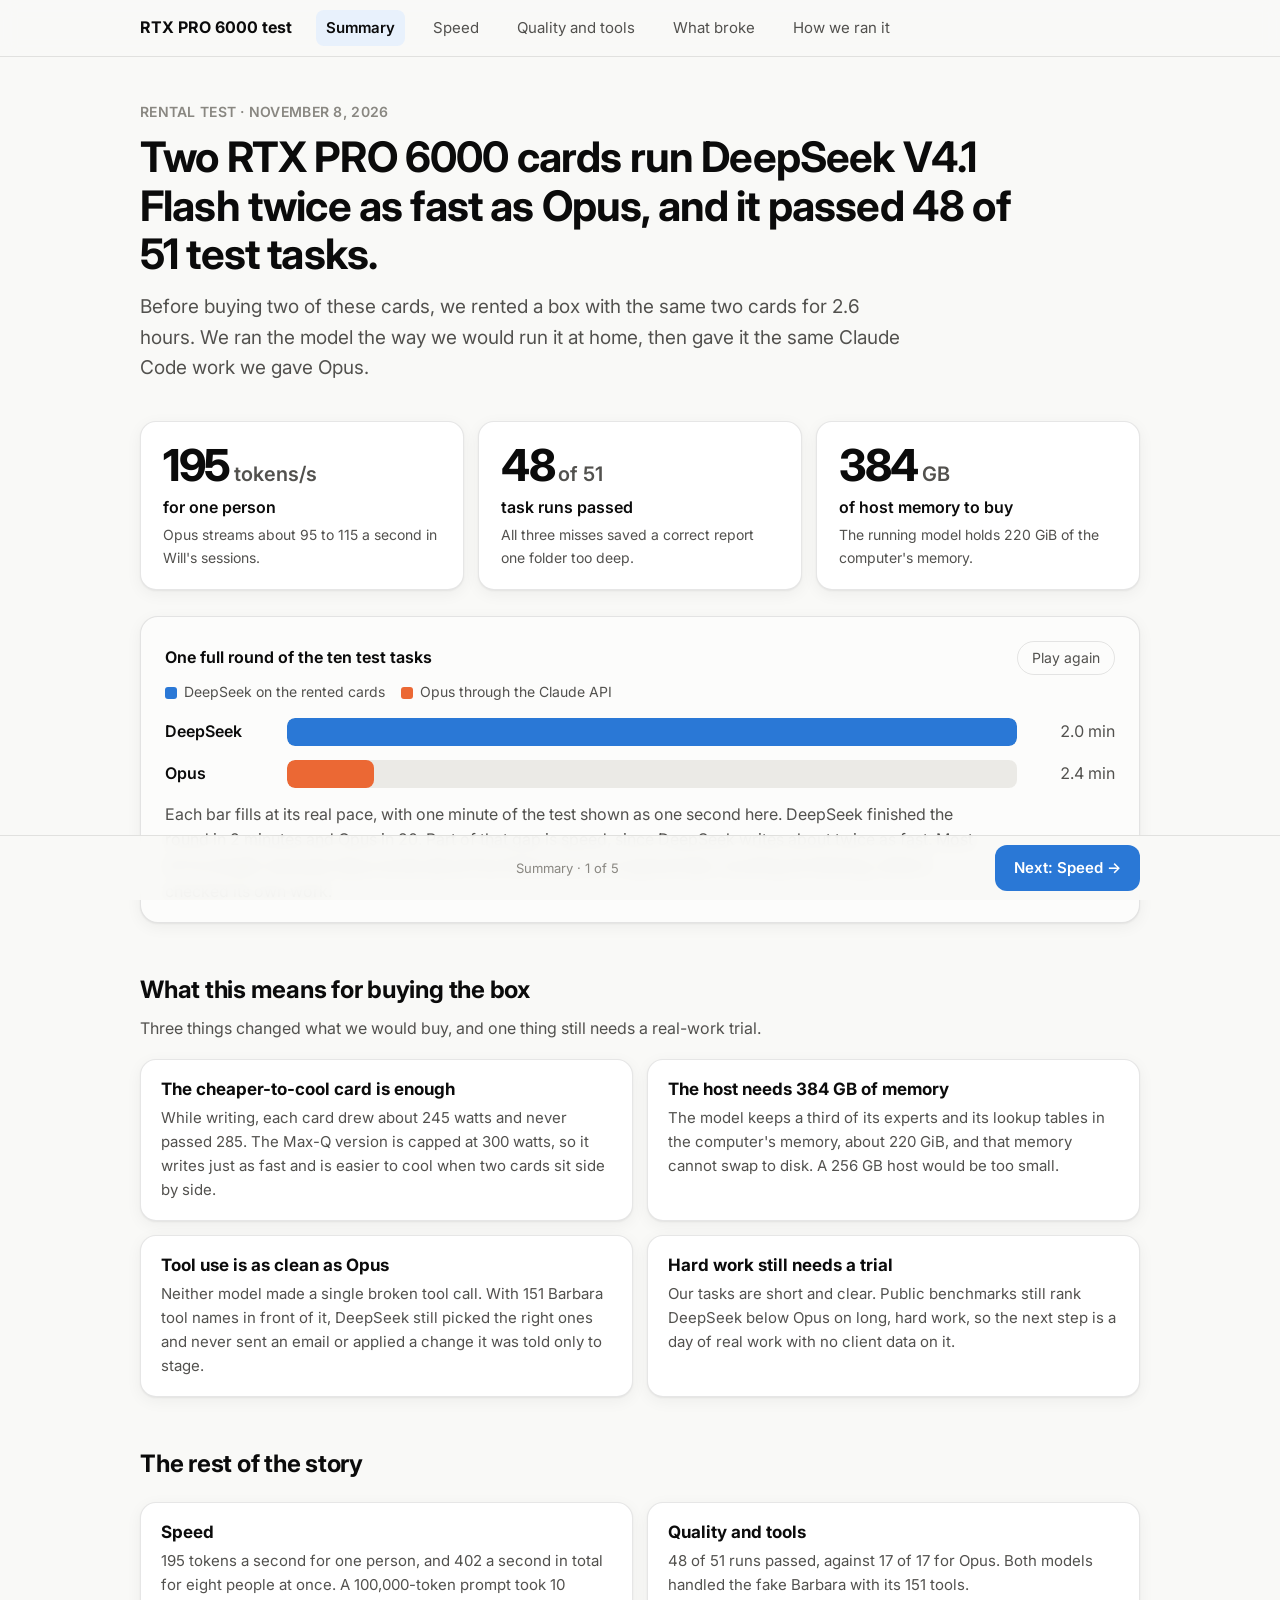
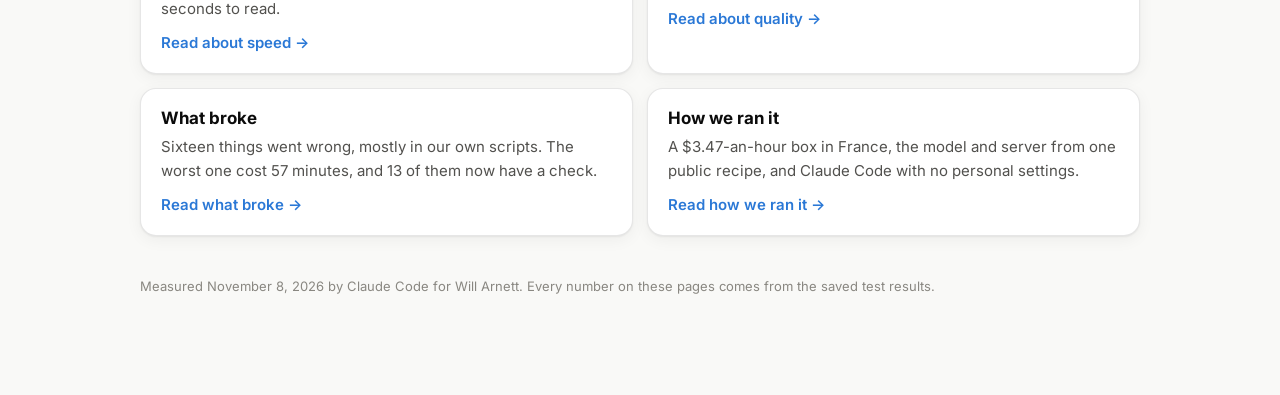
<file: index.html>
<!doctype html>
<html lang="en">
<head>
<meta charset="utf-8">
<meta name="viewport" content="width=device-width, initial-scale=1">
<title>RTX PRO 6000 test</title>
<meta name="description" content="What happened when we rented two RTX PRO 6000 cards and ran DeepSeek V4.1 Flash on our own Claude Code work.">
<link rel="preconnect" href="https://fonts.googleapis.com">
<link rel="stylesheet" href="https://fonts.googleapis.com/css2?family=Inter:wght@400;600;700;800&display=swap">
<link rel="stylesheet" href="style.css">
</head>
<body>
<nav class="nav"><div class="wrap">
  <a class="brand" href="index.html">RTX PRO 6000 test</a>
  <a class="page" href="index.html" aria-current="page">Summary</a>
  <a class="page" href="speed.html">Speed</a>
  <a class="page" href="quality.html">Quality and tools</a>
  <a class="page" href="broke.html">What broke</a>
  <a class="page" href="method.html">How we ran it</a>
</div></nav>

<main class="wrap">
  <header class="hero">
    <p class="eyebrow">Rental test · November 8, 2026</p>
    <h1>Two RTX PRO 6000 cards run DeepSeek V4.1 Flash twice as fast as Opus, and it passed 48 of 51 test tasks.</h1>
    <p class="lede">Before buying two of these cards, we rented a box with the same two cards for 2.6 hours. We ran the model the way we
      would run it at home, then gave it the same Claude Code work we gave Opus.</p>
  </header>

  <section class="stats" aria-label="The three numbers that matter">
    <div class="stat"><div class="num">195<small>tokens/s</small></div><div class="label">for one person</div>
      <div class="note">Opus streams about 95 to 115 a second in Will's sessions.</div></div>
    <div class="stat"><div class="num">48<small>of 51</small></div><div class="label">task runs passed</div>
      <div class="note">All three misses saved a correct report one folder too deep.</div></div>
    <div class="stat"><div class="num">384<small>GB</small></div><div class="label">of host memory to buy</div>
      <div class="note">The running model holds 220 GiB of the computer's memory.</div></div>
  </section>

  <section class="picture" data-picture="race" aria-label="One full round of the ten tasks">
    <div style="display:flex;justify-content:space-between;align-items:baseline;gap:12px;flex-wrap:wrap">
      <p class="title">One full round of the ten test tasks</p>
      <button class="replay" type="button">Play again</button>
    </div>
    <div class="legend"><span><i style="background:var(--deepseek)"></i>DeepSeek on the rented cards</span>
      <span><i style="background:var(--opus)"></i>Opus through the Claude API</span></div>
    <div class="race">
      <div class="lane" data-minutes="2.0"><span class="who">DeepSeek</span><div class="track"><div class="fill" style="background:var(--deepseek)"></div></div><span class="time">0.0 min</span></div>
      <div class="lane" data-minutes="20.0"><span class="who">Opus</span><div class="track"><div class="fill" style="background:var(--opus)"></div></div><span class="time">0.0 min</span></div>
    </div>
    <p class="caption">Each bar fills at its real pace, with one minute of the test shown as one second here. DeepSeek finished the
      round in 2 minutes and Opus in 20. Part of that gap is speed, since DeepSeek writes about twice as fast. Most of it is length,
      because Opus wrote about five times more on a typical task, counting its thinking, while it checked its own work.</p>
  </section>

  <h2>What this means for buying the box</h2>
  <p class="sub">Three things changed what we would buy, and one thing still needs a real-work trial.</p>
  <div class="tiles two">
    <div class="tile"><h3>The cheaper-to-cool card is enough</h3>
      <p>While writing, each card drew about 245 watts and never passed 285. The Max-Q version is capped at 300 watts, so it writes
        just as fast and is easier to cool when two cards sit side by side.</p></div>
    <div class="tile"><h3>The host needs 384 GB of memory</h3>
      <p>The model keeps a third of its experts and its lookup tables in the computer's memory, about 220 GiB, and that memory cannot
        swap to disk. A 256 GB host would be too small.</p></div>
    <div class="tile"><h3>Tool use is as clean as Opus</h3>
      <p>Neither model made a single broken tool call. With 151 Barbara tool names in front of it, DeepSeek still picked the right
        ones and never sent an email or applied a change it was told only to stage.</p></div>
    <div class="tile"><h3>Hard work still needs a trial</h3>
      <p>Our tasks are short and clear. Public benchmarks still rank DeepSeek below Opus on long, hard work, so the next step is a
        day of real work with no client data on it.</p></div>
  </div>

  <h2>The rest of the story</h2>
  <div class="tiles two">
    <a class="tile" href="speed.html"><h3>Speed</h3><p>195 tokens a second for one person, and 402 a second in total for eight people
      at once. A 100,000-token prompt took 10 seconds to read.</p><span class="go">Read about speed →</span></a>
    <a class="tile" href="quality.html"><h3>Quality and tools</h3><p>48 of 51 runs passed, against 17 of 17 for Opus. Both models
      handled the fake Barbara with its 151 tools.</p><span class="go">Read about quality →</span></a>
    <a class="tile" href="broke.html"><h3>What broke</h3><p>Sixteen things went wrong, mostly in our own scripts. The worst one
      cost 57 minutes, and 13 of them now have a check.</p><span class="go">Read what broke →</span></a>
    <a class="tile" href="method.html"><h3>How we ran it</h3><p>A $3.47-an-hour box in France, the model and server from one public
      recipe, and Claude Code with no personal settings.</p><span class="go">Read how we ran it →</span></a>
  </div>
  <footer>Measured November 8, 2026 by Claude Code for Will Arnett. Every number on these pages comes from the saved test results.</footer>
</main>

<div class="actions"><div class="wrap">
  <span></span>
  <span class="where">Summary · 1 of 5</span>
  <a class="btn primary" href="speed.html">Next: Speed →</a>
</div></div>
<script src="app.js"></script>
</body>
</html>
</file>
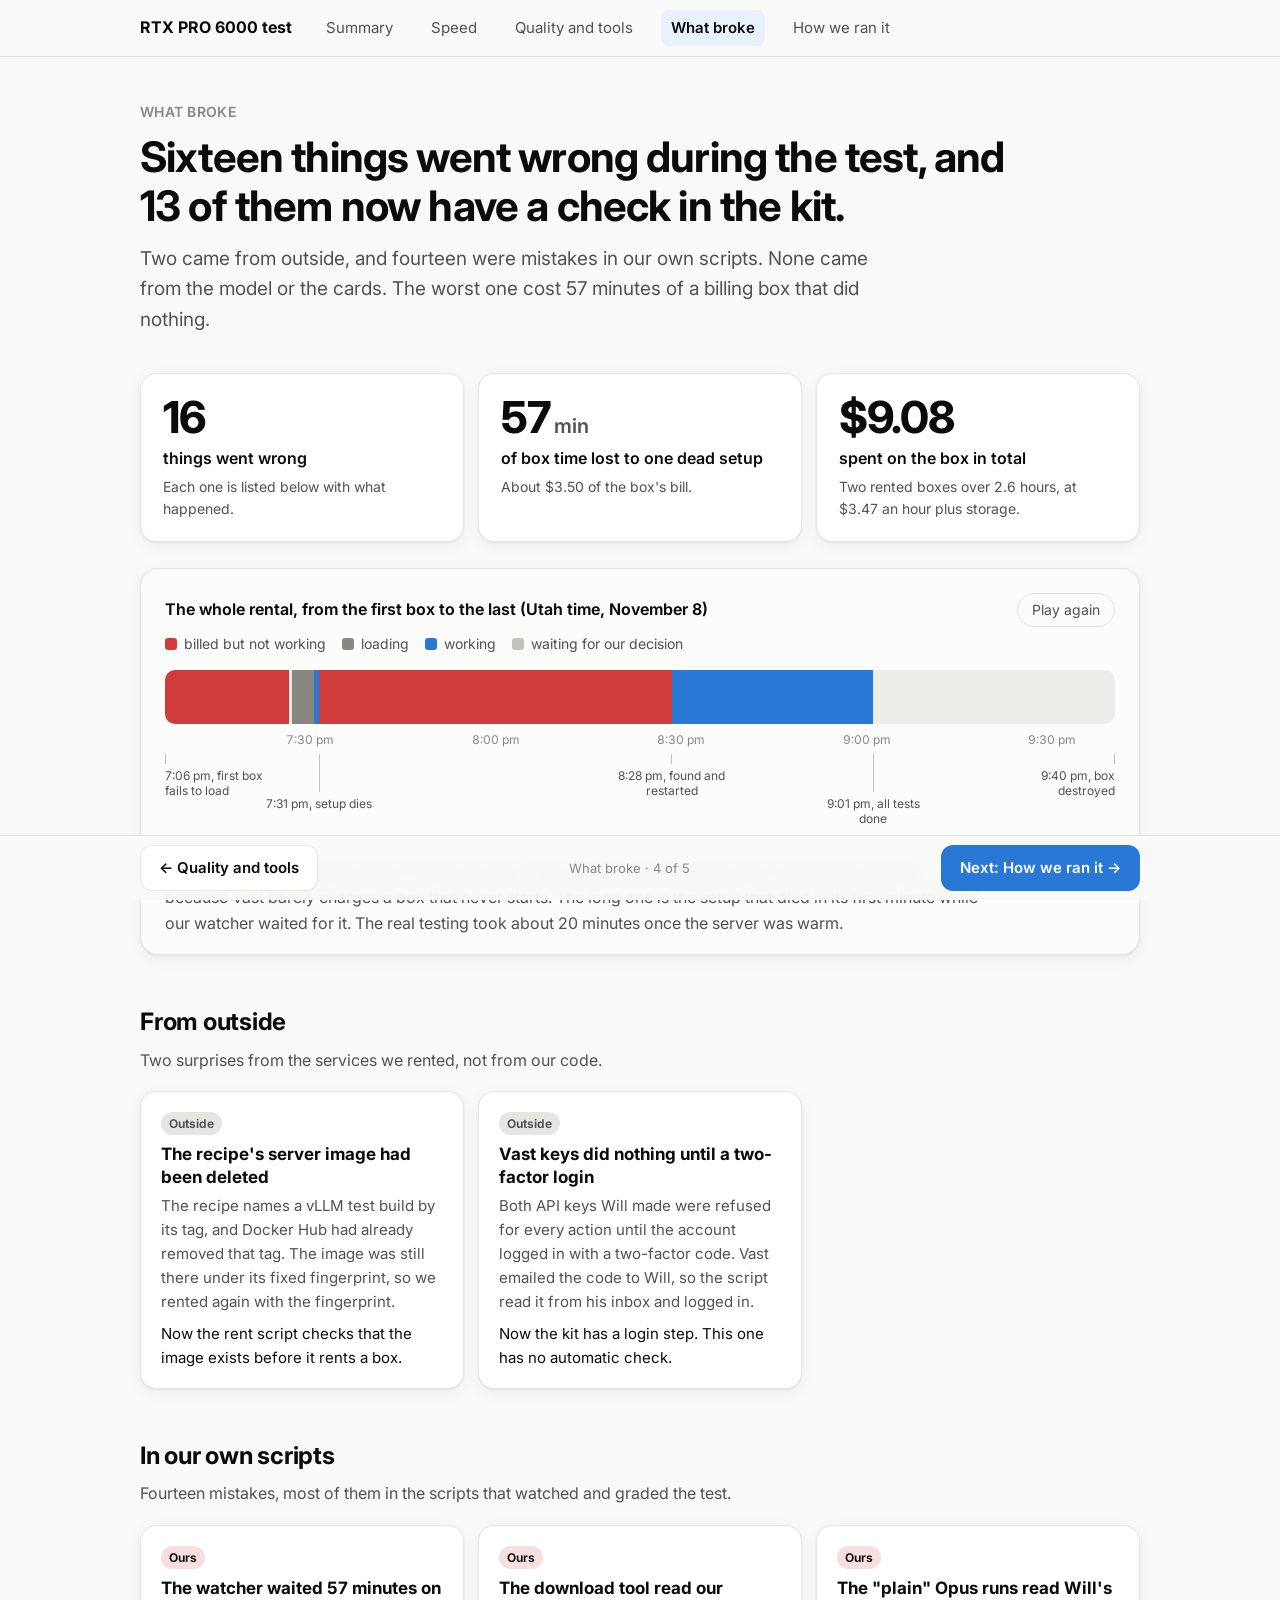
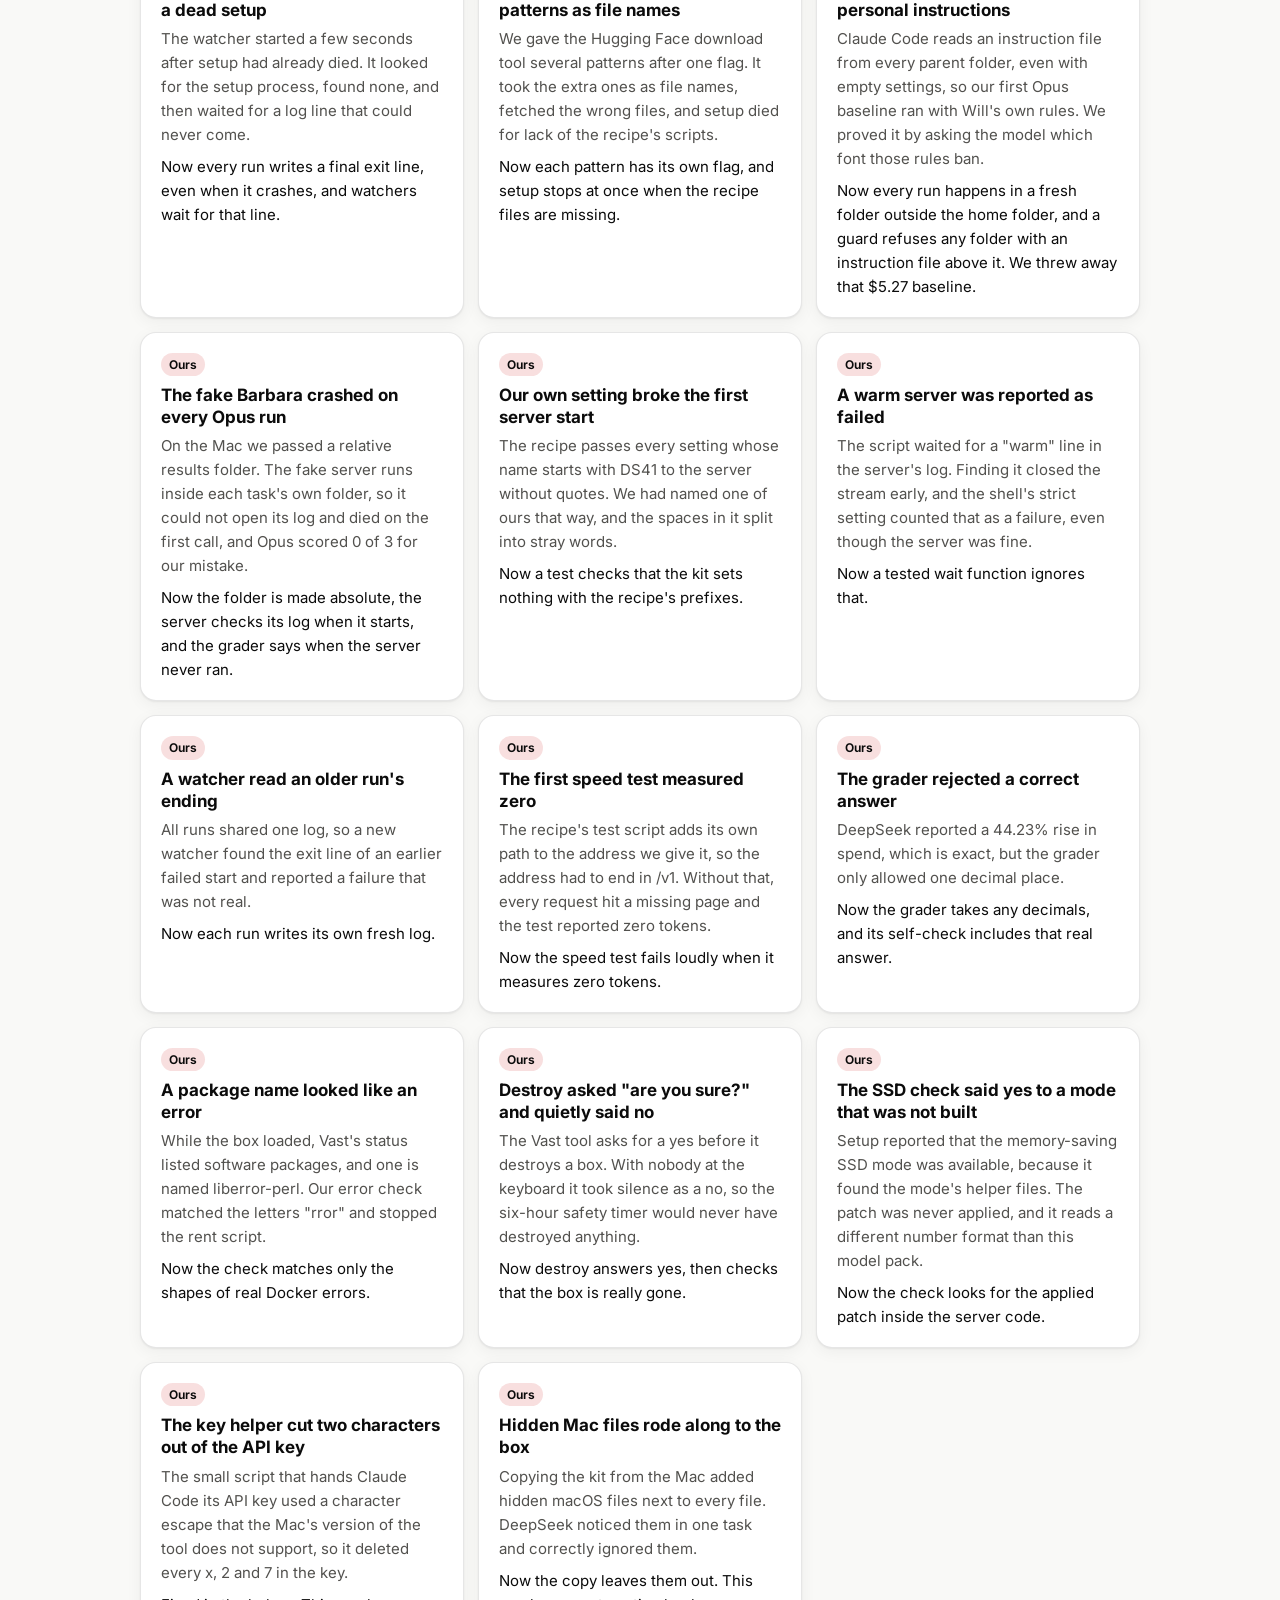
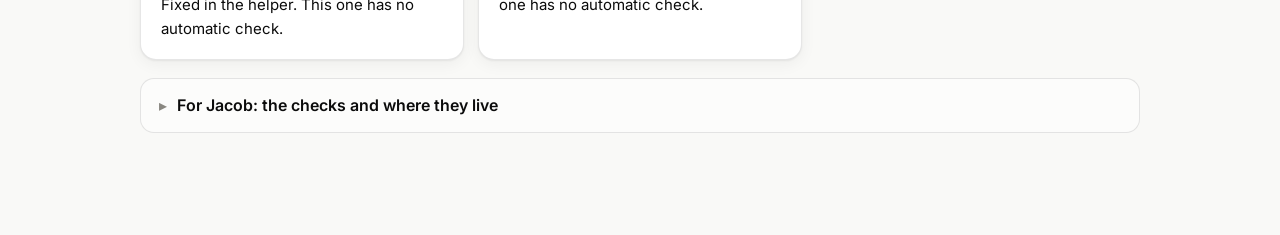
<file: broke.html>
<!doctype html>
<html lang="en">
<head>
<meta charset="utf-8">
<meta name="viewport" content="width=device-width, initial-scale=1">
<title>What broke · RTX PRO 6000 test</title>
<meta name="description" content="Everything that went wrong during the RTX PRO 6000 rental test, what it cost, and the check that now stops each one.">
<link rel="preconnect" href="https://fonts.googleapis.com">
<link rel="stylesheet" href="https://fonts.googleapis.com/css2?family=Inter:wght@400;600;700;800&display=swap">
<link rel="stylesheet" href="style.css">
<style>
  .mark.start { transform: none; text-align: left; }
  .mark.start::before { margin: 0 0 4px; }
  .mark.end { transform: translateX(-100%); text-align: right; }
  .mark.end::before { margin: 0 0 4px auto; }
</style>
</head>
<body>
<nav class="nav"><div class="wrap">
  <a class="brand" href="index.html">RTX PRO 6000 test</a>
  <a class="page" href="index.html">Summary</a>
  <a class="page" href="speed.html">Speed</a>
  <a class="page" href="quality.html">Quality and tools</a>
  <a class="page" href="broke.html" aria-current="page">What broke</a>
  <a class="page" href="method.html">How we ran it</a>
</div></nav>

<main class="wrap">
  <header class="hero">
    <p class="eyebrow">What broke</p>
    <h1>Sixteen things went wrong during the test, and 13 of them now have a check in the kit.</h1>
    <p class="lede">Two came from outside, and fourteen were mistakes in our own scripts. None came from the model or the cards.
      The worst one cost 57 minutes of a billing box that did nothing.</p>
  </header>

  <section class="stats">
    <div class="stat"><div class="num">16</div><div class="label">things went wrong</div>
      <div class="note">Each one is listed below with what happened.</div></div>
    <div class="stat"><div class="num">57<small>min</small></div><div class="label">of box time lost to one dead setup</div>
      <div class="note">About $3.50 of the box's bill.</div></div>
    <div class="stat"><div class="num">$9.08</div><div class="label">spent on the box in total</div>
      <div class="note">Two rented boxes over 2.6 hours, at $3.47 an hour plus storage.</div></div>
  </section>

  <section class="picture" data-picture="timeline">
    <div style="display:flex;justify-content:space-between;align-items:baseline;gap:12px;flex-wrap:wrap">
      <p class="title">The whole rental, from the first box to the last (Utah time, November 8)</p>
      <button class="replay" type="button">Play again</button>
    </div>
    <div class="legend"><span><i style="background:var(--lost)"></i>billed but not working</span>
      <span><i style="background:var(--load)"></i>loading</span><span><i style="background:var(--work)"></i>working</span>
      <span><i style="background:var(--wait)"></i>waiting for our decision</span></div>
    <div class="timeline" data-start="19:06:31" data-end="21:40:10" data-segs='[
      ["19:06:31","19:26:30","lost","7:06 to 7:26 pm: the first box tried to load a server image that Docker Hub had deleted"],
      ["19:27:02","19:30:36","load","7:27 to 7:30 pm: the second box loads"],
      ["19:30:36","19:31:30","work","7:30 pm: setup starts, then dies within a minute"],
      ["19:31:30","20:28:29","lost","7:31 to 8:28 pm: setup is dead, and the watcher waits for a line that never comes"],
      ["20:28:29","20:41:20","work","8:28 to 8:41 pm: setup again in 6 minutes, then the server loads and warms up"],
      ["20:41:20","21:01:02","work","8:41 to 9:01 pm: the speed tests and all 51 task runs"],
      ["21:01:02","21:40:10","wait","9:01 to 9:40 pm: the box waits while we decide whether Will tries it himself"]]'></div>
    <div class="ticks"><span data-at="19:30:00">7:30<b> pm</b></span><span data-at="20:00:00">8:00<b> pm</b></span><span data-at="20:30:00">8:30<b> pm</b></span>
      <span data-at="21:00:00">9:00<b> pm</b></span><span data-at="21:30:00">9:30<b> pm</b></span></div>
    <div class="marks">
      <span class="mark start" data-at="19:06:31">7:06 pm, first box fails to load</span>
      <span class="mark low" data-at="19:31:30">7:31 pm, setup dies</span>
      <span class="mark" data-at="20:28:29">8:28 pm, found and restarted</span>
      <span class="mark low" data-at="21:01:02">9:01 pm, all tests done</span>
      <span class="mark end" data-at="21:40:10">9:40 pm, box destroyed</span>
    </div>
    <ol class="events">
      <li>7:06 pm, the first box fails to load its image.</li>
      <li>7:31 pm, setup dies in its first minute.</li>
      <li>8:28 pm, we find it and restart setup.</li>
      <li>9:01 pm, all tests are done.</li>
      <li>9:40 pm, the box is destroyed.</li>
    </ol>
    <p class="caption">Red is time the box billed while it could not work. The short red stretch at the start cost almost nothing,
      because Vast barely charges a box that never starts. The long one is the setup that died in its first minute while our watcher
      waited for it. The real testing took about 20 minutes once the server was warm.</p>
  </section>

  <h2>From outside</h2>
  <p class="sub">Two surprises from the services we rented, not from our code.</p>
  <div class="tiles">
    <div class="tile"><span class="tag outside">Outside</span><h3>The recipe's server image had been deleted</h3>
      <p>The recipe names a vLLM test build by its tag, and Docker Hub had already removed that tag. The image was still there under
        its fixed fingerprint, so we rented again with the fingerprint.</p>
      <p class="now">Now the rent script checks that the image exists before it rents a box.</p></div>
    <div class="tile"><span class="tag outside">Outside</span><h3>Vast keys did nothing until a two-factor login</h3>
      <p>Both API keys Will made were refused for every action until the account logged in with a two-factor code. Vast emailed the
        code to Will, so the script read it from his inbox and logged in.</p>
      <p class="now">Now the kit has a login step. This one has no automatic check.</p></div>
  </div>

  <h2>In our own scripts</h2>
  <p class="sub">Fourteen mistakes, most of them in the scripts that watched and graded the test.</p>
  <div class="tiles">
    <div class="tile"><span class="tag ours">Ours</span><h3>The watcher waited 57 minutes on a dead setup</h3>
      <p>The watcher started a few seconds after setup had already died. It looked for the setup process, found none, and then waited
        for a log line that could never come.</p>
      <p class="now">Now every run writes a final exit line, even when it crashes, and watchers wait for that line.</p></div>
    <div class="tile"><span class="tag ours">Ours</span><h3>The download tool read our patterns as file names</h3>
      <p>We gave the Hugging Face download tool several patterns after one flag. It took the extra ones as file names, fetched the wrong
        files, and setup died for lack of the recipe's scripts.</p>
      <p class="now">Now each pattern has its own flag, and setup stops at once when the recipe files are missing.</p></div>
    <div class="tile"><span class="tag ours">Ours</span><h3>The "plain" Opus runs read Will's personal instructions</h3>
      <p>Claude Code reads an instruction file from every parent folder, even with empty settings, so our first Opus baseline ran with
        Will's own rules. We proved it by asking the model which font those rules ban.</p>
      <p class="now">Now every run happens in a fresh folder outside the home folder, and a guard refuses any folder with an instruction
        file above it. We threw away that $5.27 baseline.</p></div>
    <div class="tile"><span class="tag ours">Ours</span><h3>The fake Barbara crashed on every Opus run</h3>
      <p>On the Mac we passed a relative results folder. The fake server runs inside each task's own folder, so it could not open its log
        and died on the first call, and Opus scored 0 of 3 for our mistake.</p>
      <p class="now">Now the folder is made absolute, the server checks its log when it starts, and the grader says when the server never
        ran.</p></div>
    <div class="tile"><span class="tag ours">Ours</span><h3>Our own setting broke the first server start</h3>
      <p>The recipe passes every setting whose name starts with DS41 to the server without quotes. We had named one of ours that way, and
        the spaces in it split into stray words.</p>
      <p class="now">Now a test checks that the kit sets nothing with the recipe's prefixes.</p></div>
    <div class="tile"><span class="tag ours">Ours</span><h3>A warm server was reported as failed</h3>
      <p>The script waited for a "warm" line in the server's log. Finding it closed the stream early, and the shell's strict setting
        counted that as a failure, even though the server was fine.</p>
      <p class="now">Now a tested wait function ignores that.</p></div>
    <div class="tile"><span class="tag ours">Ours</span><h3>A watcher read an older run's ending</h3>
      <p>All runs shared one log, so a new watcher found the exit line of an earlier failed start and reported a failure that was not
        real.</p>
      <p class="now">Now each run writes its own fresh log.</p></div>
    <div class="tile"><span class="tag ours">Ours</span><h3>The first speed test measured zero</h3>
      <p>The recipe's test script adds its own path to the address we give it, so the address had to end in /v1. Without that, every
        request hit a missing page and the test reported zero tokens.</p>
      <p class="now">Now the speed test fails loudly when it measures zero tokens.</p></div>
    <div class="tile"><span class="tag ours">Ours</span><h3>The grader rejected a correct answer</h3>
      <p>DeepSeek reported a 44.23% rise in spend, which is exact, but the grader only allowed one decimal place.</p>
      <p class="now">Now the grader takes any decimals, and its self-check includes that real answer.</p></div>
    <div class="tile"><span class="tag ours">Ours</span><h3>A package name looked like an error</h3>
      <p>While the box loaded, Vast's status listed software packages, and one is named liberror-perl. Our error check matched the letters
        "rror" and stopped the rent script.</p>
      <p class="now">Now the check matches only the shapes of real Docker errors.</p></div>
    <div class="tile"><span class="tag ours">Ours</span><h3>Destroy asked "are you sure?" and quietly said no</h3>
      <p>The Vast tool asks for a yes before it destroys a box. With nobody at the keyboard it took silence as a no, so the six-hour safety
        timer would never have destroyed anything.</p>
      <p class="now">Now destroy answers yes, then checks that the box is really gone.</p></div>
    <div class="tile"><span class="tag ours">Ours</span><h3>The SSD check said yes to a mode that was not built</h3>
      <p>Setup reported that the memory-saving SSD mode was available, because it found the mode's helper files. The patch was never
        applied, and it reads a different number format than this model pack.</p>
      <p class="now">Now the check looks for the applied patch inside the server code.</p></div>
    <div class="tile"><span class="tag ours">Ours</span><h3>The key helper cut two characters out of the API key</h3>
      <p>The small script that hands Claude Code its API key used a character escape that the Mac's version of the tool does not support,
        so it deleted every x, 2 and 7 in the key.</p>
      <p class="now">Fixed in the helper. This one has no automatic check.</p></div>
    <div class="tile"><span class="tag ours">Ours</span><h3>Hidden Mac files rode along to the box</h3>
      <p>Copying the kit from the Mac added hidden macOS files next to every file. DeepSeek noticed them in one task and correctly ignored
        them.</p>
      <p class="now">Now the copy leaves them out. This one has no automatic check.</p></div>
  </div>

  <details>
    <summary>For Jacob: the checks and where they live</summary>
    <div class="body">
      <p>Everything is in <code>~/Desktop/projects/gpu-box-test</code>, a local git repository. Each check was written from the real case and
        fails without its fix.</p>
      <table>
        <tr><th>Check</th><th>What it pins</th></tr>
        <tr><td><code>test-local.sh</code></td><td>the pruned nightly tag fails the image preflight; destroy passes <code>-y</code> and confirms the box left
          <code>show instances</code>; a build log naming liberror-perl is not an error, and a daemon error is</td></tr>
        <tr><td><code>test-box.sh</code></td><td>a failing run still writes its exit line; <code>run-&lt;command&gt;.log</code> holds only the latest run; one pattern per
          hf flag; setup stops without the recipe files; no kit variable uses the <code>DS41_</code>, <code>EXL3_</code>, <code>VLLM_EXL3_</code>, <code>VLLM_DS41_</code> or
          <code>XMOE_</code> prefixes; <code>wait_for_line</code> sees its line under <code>pipefail</code> and fails when the process exits; the SSD check looks
          inside vLLM; the try-it session runs behind the guard</td></tr>
        <tr><td><code>tasks/test_guard.sh</code></td><td>a folder with a CLAUDE.md, .claude/CLAUDE.md or AGENTS.md above it is refused, including any folder under
          Will's home</td></tr>
        <tr><td><code>tasks/test_run.sh</code></td><td>a relative results folder still gets the fake server's call log, with a stub <code>claude</code> that starts the server
          from the task's /tmp folder</td></tr>
        <tr><td><code>tasks/test_grade.py</code></td><td>10 right answers pass and 10 wrong ones fail, including DeepSeek's real "44.23%"</td></tr>
        <tr><td><code>box.sh bench</code></td><td>stops with an error when the speed curve reports zero output tokens</td></tr>
      </table>
      <p>Two more lessons for anyone running this again. On this Mac, <code>grep</code> is ugrep, which reads a <code>$</code> in the middle of a pattern as
        an end-of-line anchor. And the Vast session key from the two-factor login cannot use the single-instance route, so the kit reads a
        box's status from <code>show instances</code>.</p>
    </div>
  </details>
</main>

<div class="actions"><div class="wrap">
  <a class="btn" href="quality.html">← Quality and tools</a>
  <span class="where">What broke · 4 of 5</span>
  <a class="btn primary" href="method.html">Next: How we ran it →</a>
</div></div>
<script src="app.js"></script>
</body>
</html>
</file>
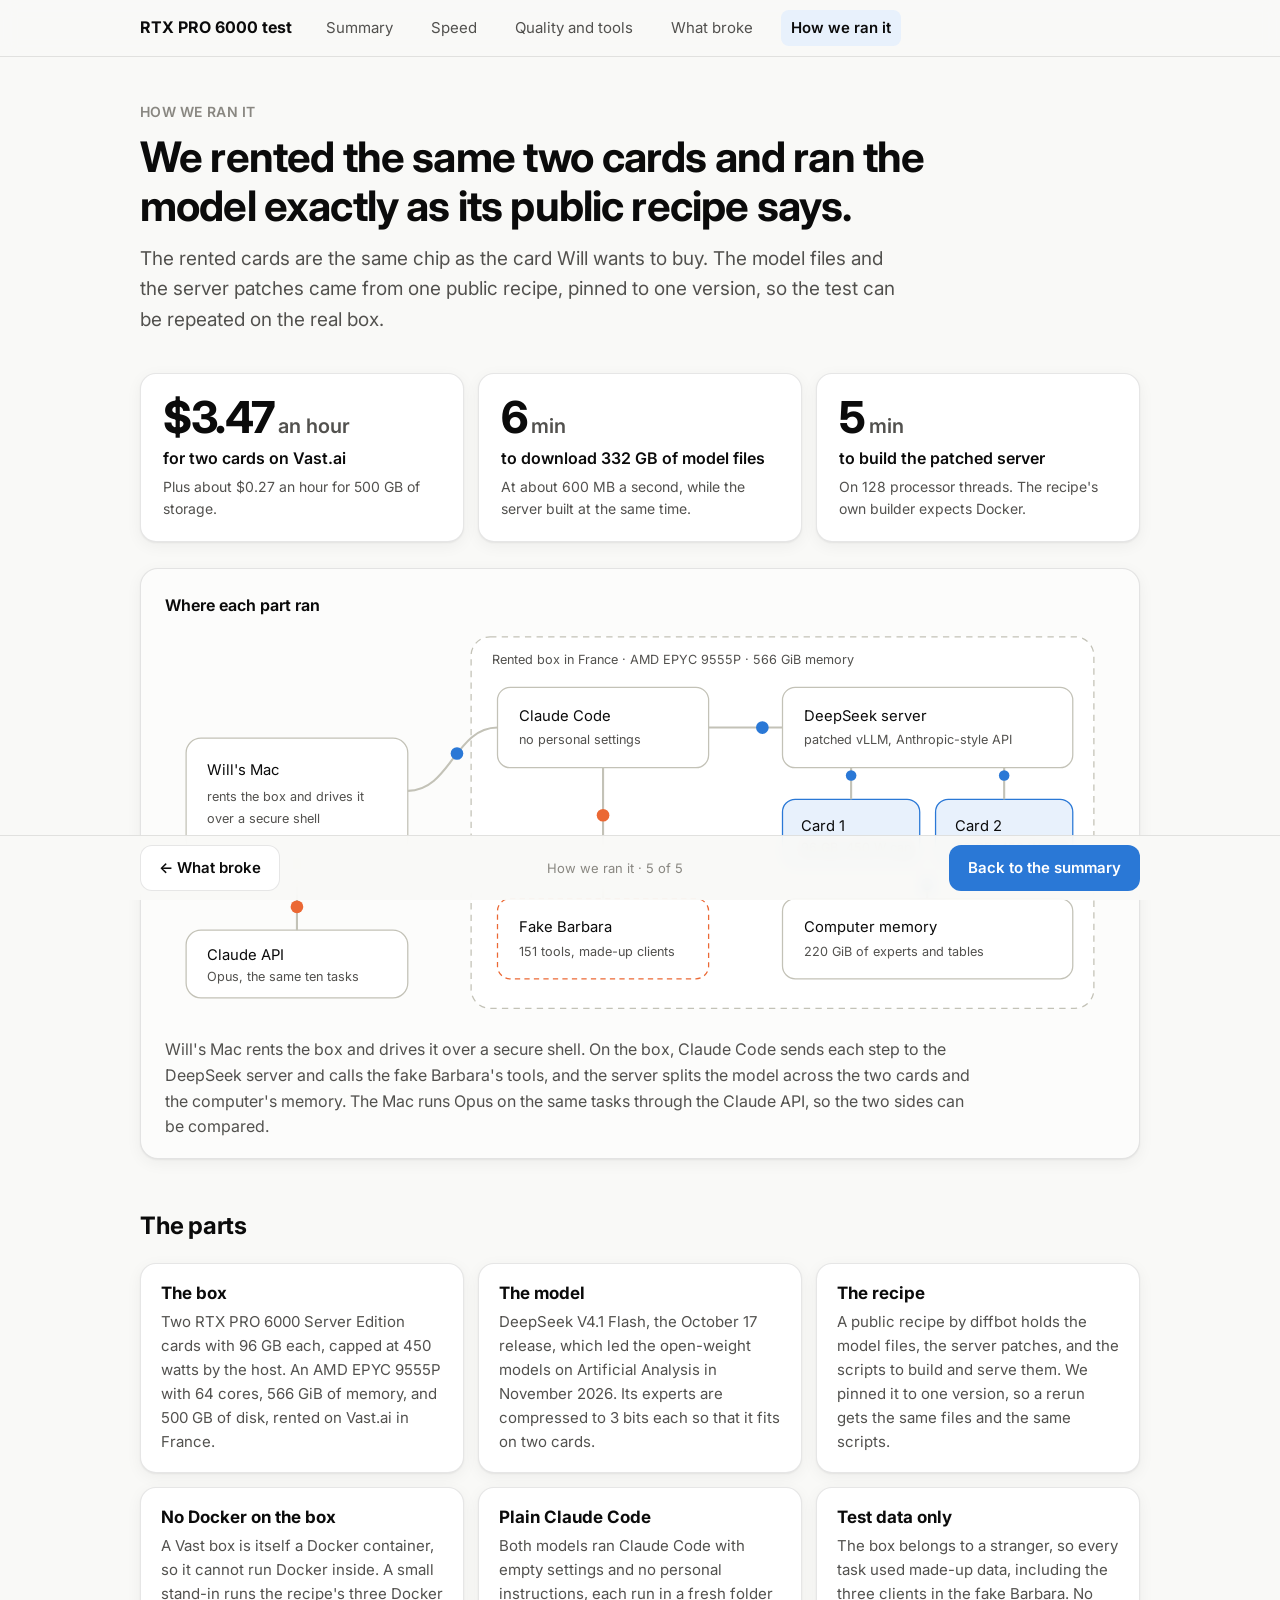
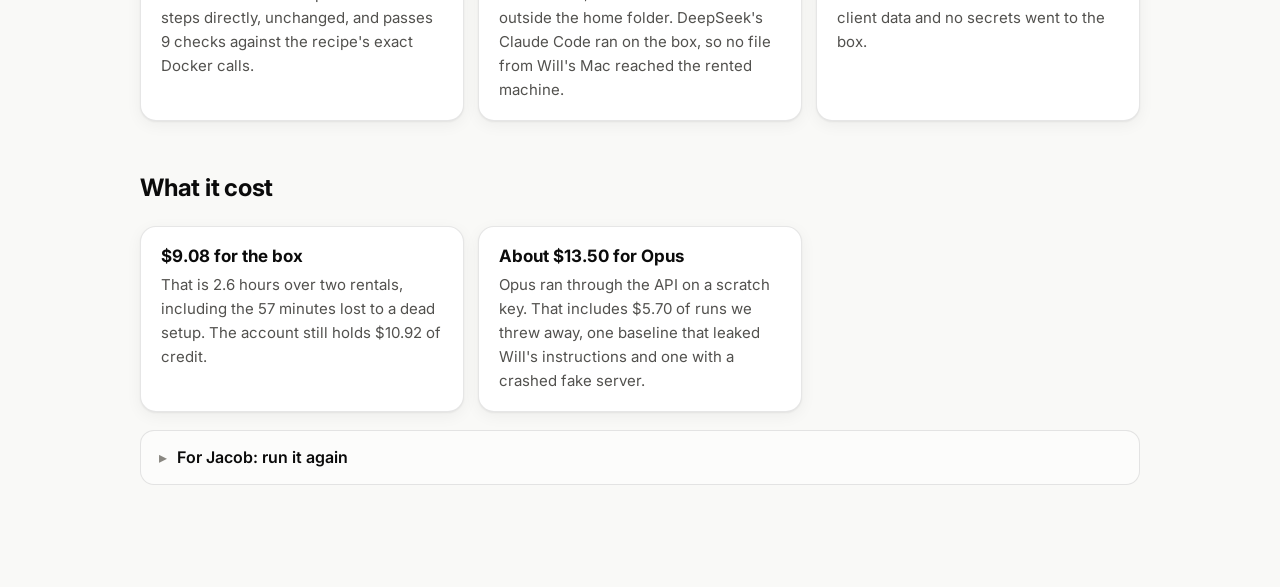
<file: method.html>
<!doctype html>
<html lang="en">
<head>
<meta charset="utf-8">
<meta name="viewport" content="width=device-width, initial-scale=1">
<title>How we ran it · RTX PRO 6000 test</title>
<meta name="description" content="The rented box, the model recipe, and how the DeepSeek and Opus runs were set up for the RTX PRO 6000 test.">
<link rel="preconnect" href="https://fonts.googleapis.com">
<link rel="stylesheet" href="https://fonts.googleapis.com/css2?family=Inter:wght@400;600;700;800&display=swap">
<link rel="stylesheet" href="style.css">
</head>
<body>
<nav class="nav"><div class="wrap">
  <a class="brand" href="index.html">RTX PRO 6000 test</a>
  <a class="page" href="index.html">Summary</a>
  <a class="page" href="speed.html">Speed</a>
  <a class="page" href="quality.html">Quality and tools</a>
  <a class="page" href="broke.html">What broke</a>
  <a class="page" href="method.html" aria-current="page">How we ran it</a>
</div></nav>

<main class="wrap">
  <header class="hero">
    <p class="eyebrow">How we ran it</p>
    <h1>We rented the same two cards and ran the model exactly as its public recipe says.</h1>
    <p class="lede">The rented cards are the same chip as the card Will wants to buy. The model files and the server patches came from
      one public recipe, pinned to one version, so the test can be repeated on the real box.</p>
  </header>

  <section class="stats">
    <div class="stat"><div class="num">$3.47<small>an hour</small></div><div class="label">for two cards on Vast.ai</div>
      <div class="note">Plus about $0.27 an hour for 500 GB of storage.</div></div>
    <div class="stat"><div class="num">6<small>min</small></div><div class="label">to download 332 GB of model files</div>
      <div class="note">At about 600 MB a second, while the server built at the same time.</div></div>
    <div class="stat"><div class="num">5<small>min</small></div><div class="label">to build the patched server</div>
      <div class="note">On 128 processor threads. The recipe's own builder expects Docker.</div></div>
  </section>

  <section class="picture" data-picture="flow">
    <p class="title">Where each part ran</p>
    <div class="flow">
      <svg viewBox="0 0 900 380" role="img" aria-label="Will's Mac drives the rented box over a secure shell. On the box, Claude Code talks to the DeepSeek server and to the fake Barbara. The server uses two cards and the computer's memory. The Mac also runs Opus through the Claude API.">
        <rect class="box" x="20" y="110" width="210" height="110" rx="14"/>
        <text x="40" y="145" font-weight="700">Will's Mac</text>
        <text class="small" x="40" y="170">rents the box and drives it</text>
        <text class="small" x="40" y="190">over a secure shell</text>
        <rect class="box" x="20" y="292" width="210" height="64" rx="14"/>
        <text x="40" y="320" font-weight="600">Claude API</text>
        <text class="small" x="40" y="340">Opus, the same ten tasks</text>
        <rect class="box" x="290" y="14" width="590" height="352" rx="18" fill="none" stroke-dasharray="6 5"/>
        <text class="small" x="310" y="40">Rented box in France · AMD EPYC 9555P · 566 GiB memory</text>
        <rect class="box" x="315" y="62" width="200" height="76" rx="12"/>
        <text x="335" y="94" font-weight="700">Claude Code</text>
        <text class="small" x="335" y="116">no personal settings</text>
        <rect class="box fake" x="315" y="262" width="200" height="76" rx="12"/>
        <text x="335" y="294" font-weight="700">Fake Barbara</text>
        <text class="small" x="335" y="316">151 tools, made-up clients</text>
        <rect class="box" x="585" y="62" width="275" height="76" rx="12"/>
        <text x="605" y="94" font-weight="700">DeepSeek server</text>
        <text class="small" x="605" y="116">patched vLLM, Anthropic-style API</text>
        <rect class="box gpu" x="585" y="168" width="130" height="64" rx="12"/>
        <text x="603" y="198" font-weight="700">Card 1</text>
        <text class="small" x="603" y="218">96 GB, 450 W cap</text>
        <rect class="box gpu" x="730" y="168" width="130" height="64" rx="12"/>
        <text x="748" y="198" font-weight="700">Card 2</text>
        <text class="small" x="748" y="218">96 GB, 450 W cap</text>
        <rect class="box" x="585" y="262" width="275" height="76" rx="12"/>
        <text x="605" y="294" font-weight="700">Computer memory</text>
        <text class="small" x="605" y="316">220 GiB of experts and tables</text>
        <path id="w-mac" class="wire" d="M230 160 C 270 160, 275 100, 315 100"/>
        <path id="w-api" class="wire" d="M125 220 L 125 292"/>
        <path id="w-srv" class="wire" d="M515 100 L 585 100"/>
        <path id="w-bar" class="wire" d="M415 138 L 415 262"/>
        <path id="w-c1" class="wire" d="M650 138 L 650 168"/>
        <path id="w-c2" class="wire" d="M795 138 L 795 168"/>
        <path id="w-mem" class="wire" d="M722 232 L 722 262"/>
        <circle class="dot" r="6"><animateMotion dur="3.2s" repeatCount="indefinite"><mpath href="#w-mac"/></animateMotion></circle>
        <circle class="dot opus" r="6"><animateMotion dur="2.6s" repeatCount="indefinite"><mpath href="#w-api"/></animateMotion></circle>
        <circle class="dot" r="6"><animateMotion dur="1.1s" repeatCount="indefinite" keyPoints="0;1;0" keyTimes="0;0.5;1" calcMode="linear"><mpath href="#w-srv"/></animateMotion></circle>
        <circle class="dot opus" r="6"><animateMotion dur="2.2s" repeatCount="indefinite" keyPoints="0;1;0" keyTimes="0;0.5;1" calcMode="linear"><mpath href="#w-bar"/></animateMotion></circle>
        <circle class="dot" r="5"><animateMotion dur="0.8s" repeatCount="indefinite"><mpath href="#w-c1"/></animateMotion></circle>
        <circle class="dot" r="5"><animateMotion dur="0.8s" repeatCount="indefinite"><mpath href="#w-c2"/></animateMotion></circle>
        <circle class="dot" r="5"><animateMotion dur="1.4s" repeatCount="indefinite" keyPoints="0;1;0" keyTimes="0;0.5;1" calcMode="linear"><mpath href="#w-mem"/></animateMotion></circle>
      </svg>
    </div>
    <p class="caption">Will's Mac rents the box and drives it over a secure shell. On the box, Claude Code sends each step to the
      DeepSeek server and calls the fake Barbara's tools, and the server splits the model across the two cards and the computer's
      memory. The Mac runs Opus on the same tasks through the Claude API, so the two sides can be compared.</p>
  </section>

  <h2>The parts</h2>
  <div class="tiles">
    <div class="tile"><h3>The box</h3>
      <p>Two RTX PRO 6000 Server Edition cards with 96 GB each, capped at 450 watts by the host. An AMD EPYC 9555P with 64 cores,
        566 GiB of memory, and 500 GB of disk, rented on Vast.ai in France.</p></div>
    <div class="tile"><h3>The model</h3>
      <p>DeepSeek V4.1 Flash, the October 17 release, which led the open-weight models on Artificial Analysis in November 2026. Its
        experts are compressed to 3 bits each so that it fits on two cards.</p></div>
    <div class="tile"><h3>The recipe</h3>
      <p>A public recipe by diffbot holds the model files, the server patches, and the scripts to build and serve them. We pinned it to
        one version, so a rerun gets the same files and the same scripts.</p></div>
    <div class="tile"><h3>No Docker on the box</h3>
      <p>A Vast box is itself a Docker container, so it cannot run Docker inside. A small stand-in runs the recipe's three Docker steps
        directly, unchanged, and passes 9 checks against the recipe's exact Docker calls.</p></div>
    <div class="tile"><h3>Plain Claude Code</h3>
      <p>Both models ran Claude Code with empty settings and no personal instructions, each run in a fresh folder outside the home folder.
        DeepSeek's Claude Code ran on the box, so no file from Will's Mac reached the rented machine.</p></div>
    <div class="tile"><h3>Test data only</h3>
      <p>The box belongs to a stranger, so every task used made-up data, including the three clients in the fake Barbara. No client
        data and no secrets went to the box.</p></div>
  </div>

  <h2>What it cost</h2>
  <div class="tiles">
    <div class="tile"><h3>$9.08 for the box</h3><p>That is 2.6 hours over two rentals, including the 57 minutes lost to a dead setup.
      The account still holds $10.92 of credit.</p></div>
    <div class="tile"><h3>About $13.50 for Opus</h3><p>Opus ran through the API on a scratch key. That includes $5.70 of runs we threw away,
      one baseline that leaked Will's instructions and one with a crashed fake server.</p></div>
  </div>

  <details>
    <summary>For Jacob: run it again</summary>
    <div class="body">
      <p>The kit lives in <code>~/Desktop/projects/gpu-box-test</code> (local git; see its README). On the Mac, with the Vast key in KeyMaster
        as <code>VAST_API_KEY</code> (tag <code>gpu-test</code>):</p>
<pre>./local.sh login email          # Vast's two-factor login; then ./local.sh login email &lt;code&gt;
./local.sh rent                 # cheapest box that fits; 6-hour destroy timer
./local.sh push
./local.sh ssh 'bash /workspace/kit/box.sh setup'   # 332 GB download + native build, ~6 min
./local.sh ssh 'bash /workspace/kit/box.sh serve'   # ~5 min to warm
./local.sh ssh 'QUICK=1 bash /workspace/kit/box.sh bench'
./local.sh ssh 'REPS=3 bash /workspace/kit/box.sh tasks'
./local.sh opus                 # the Opus side, on the Mac
./local.sh destroy              # copies results, destroys, confirms it is gone</pre>
      <p>The recipe is Hugging Face <code>diffbot/DeepSeek-V4.1-Flash-EXL3-3bpw-2x-RTX-PRO-6000</code> at revision
        <code>451f7dcb8ecb0502a963f3314e16b34c5a8ce5ae</code>, on the base image <code>vllm/vllm-openai@sha256:8896fd7b…e6e339a</code> (the nightly tag is
        gone). The server serves an Anthropic-style <code>/v1/messages</code> endpoint, so Claude Code points at it with
        <code>ANTHROPIC_BASE_URL</code> and <code>ANTHROPIC_AUTH_TOKEN</code>.</p>
      <p>On the real box, use the recipe's own Docker steps instead of <code>box.sh setup</code>. Then <code>box.sh bench</code> and <code>box.sh tasks</code>
        work as they are, because they only need the server on port 8000, and the numbers can be compared with these.</p>
    </div>
  </details>
</main>

<div class="actions"><div class="wrap">
  <a class="btn" href="broke.html">← What broke</a>
  <span class="where">How we ran it · 5 of 5</span>
  <a class="btn primary" href="index.html">Back to the summary</a>
</div></div>
<script src="app.js"></script>
</body>
</html>
</file>
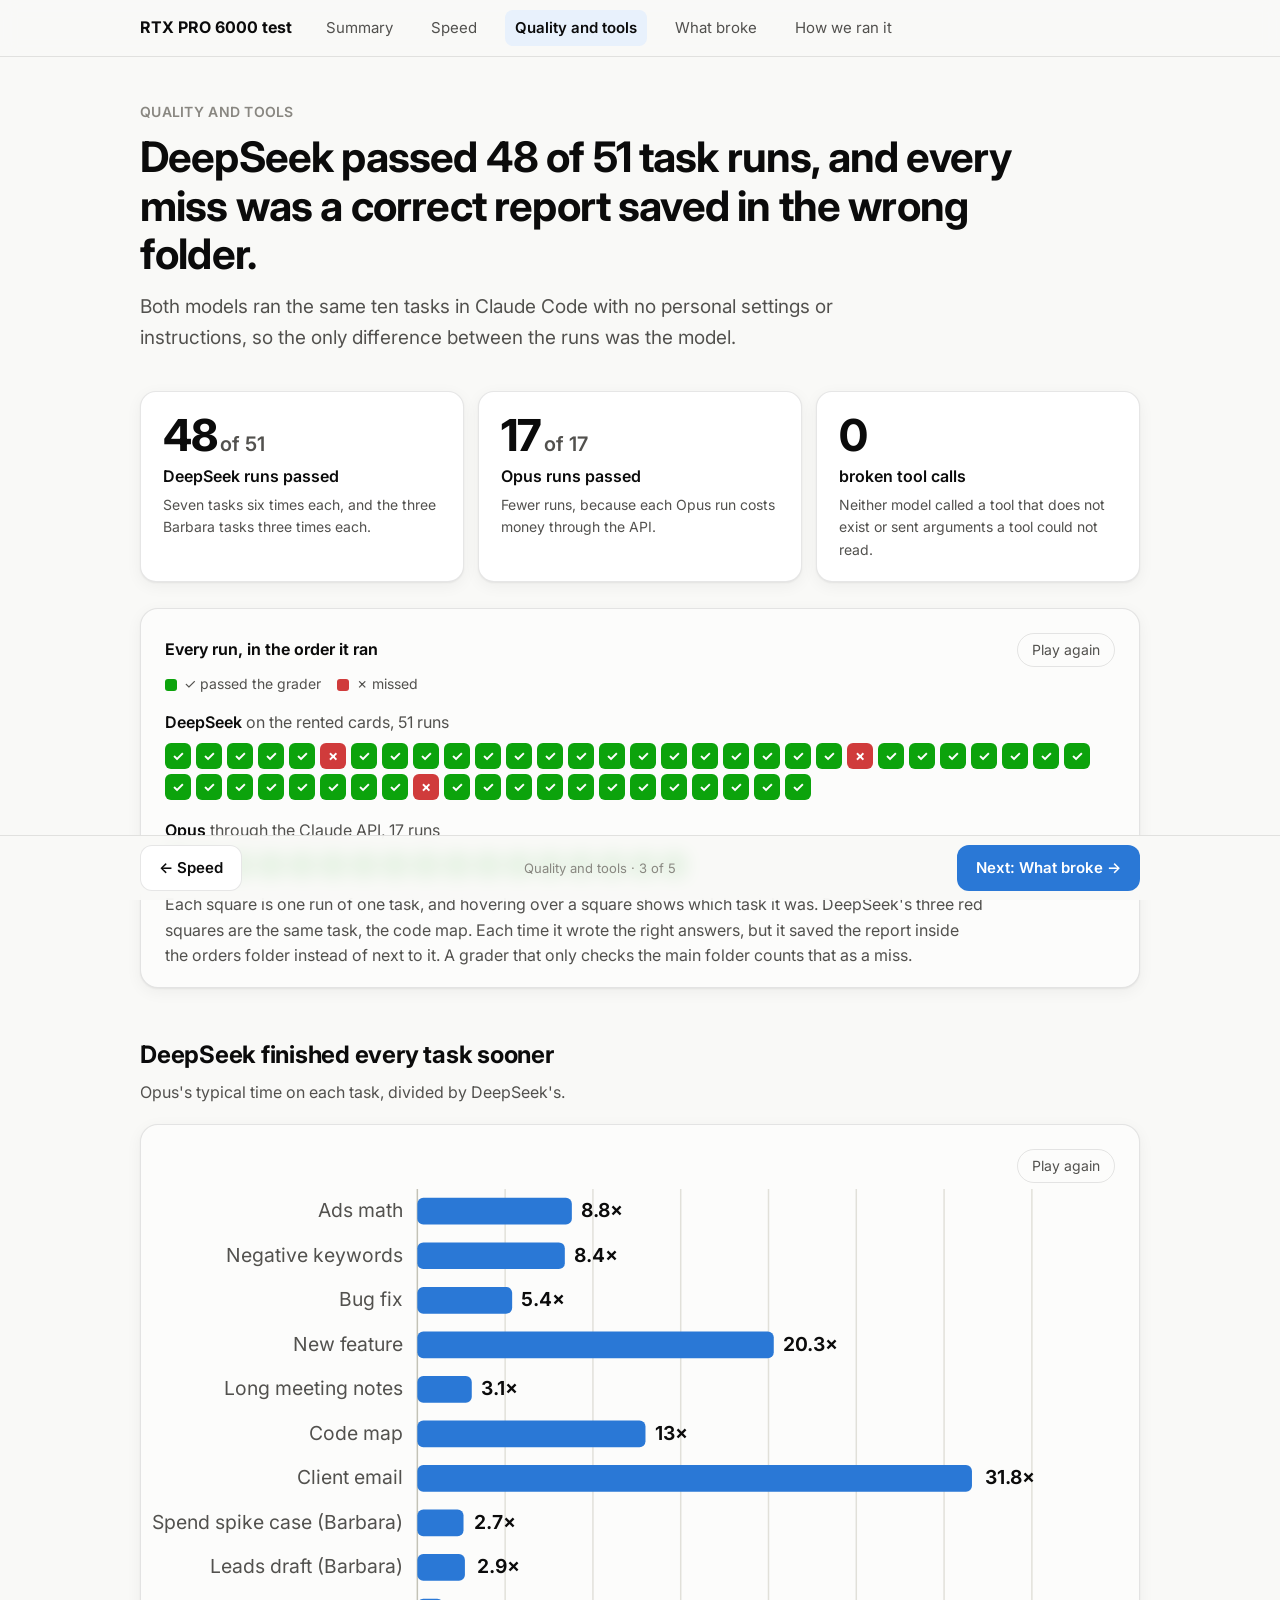
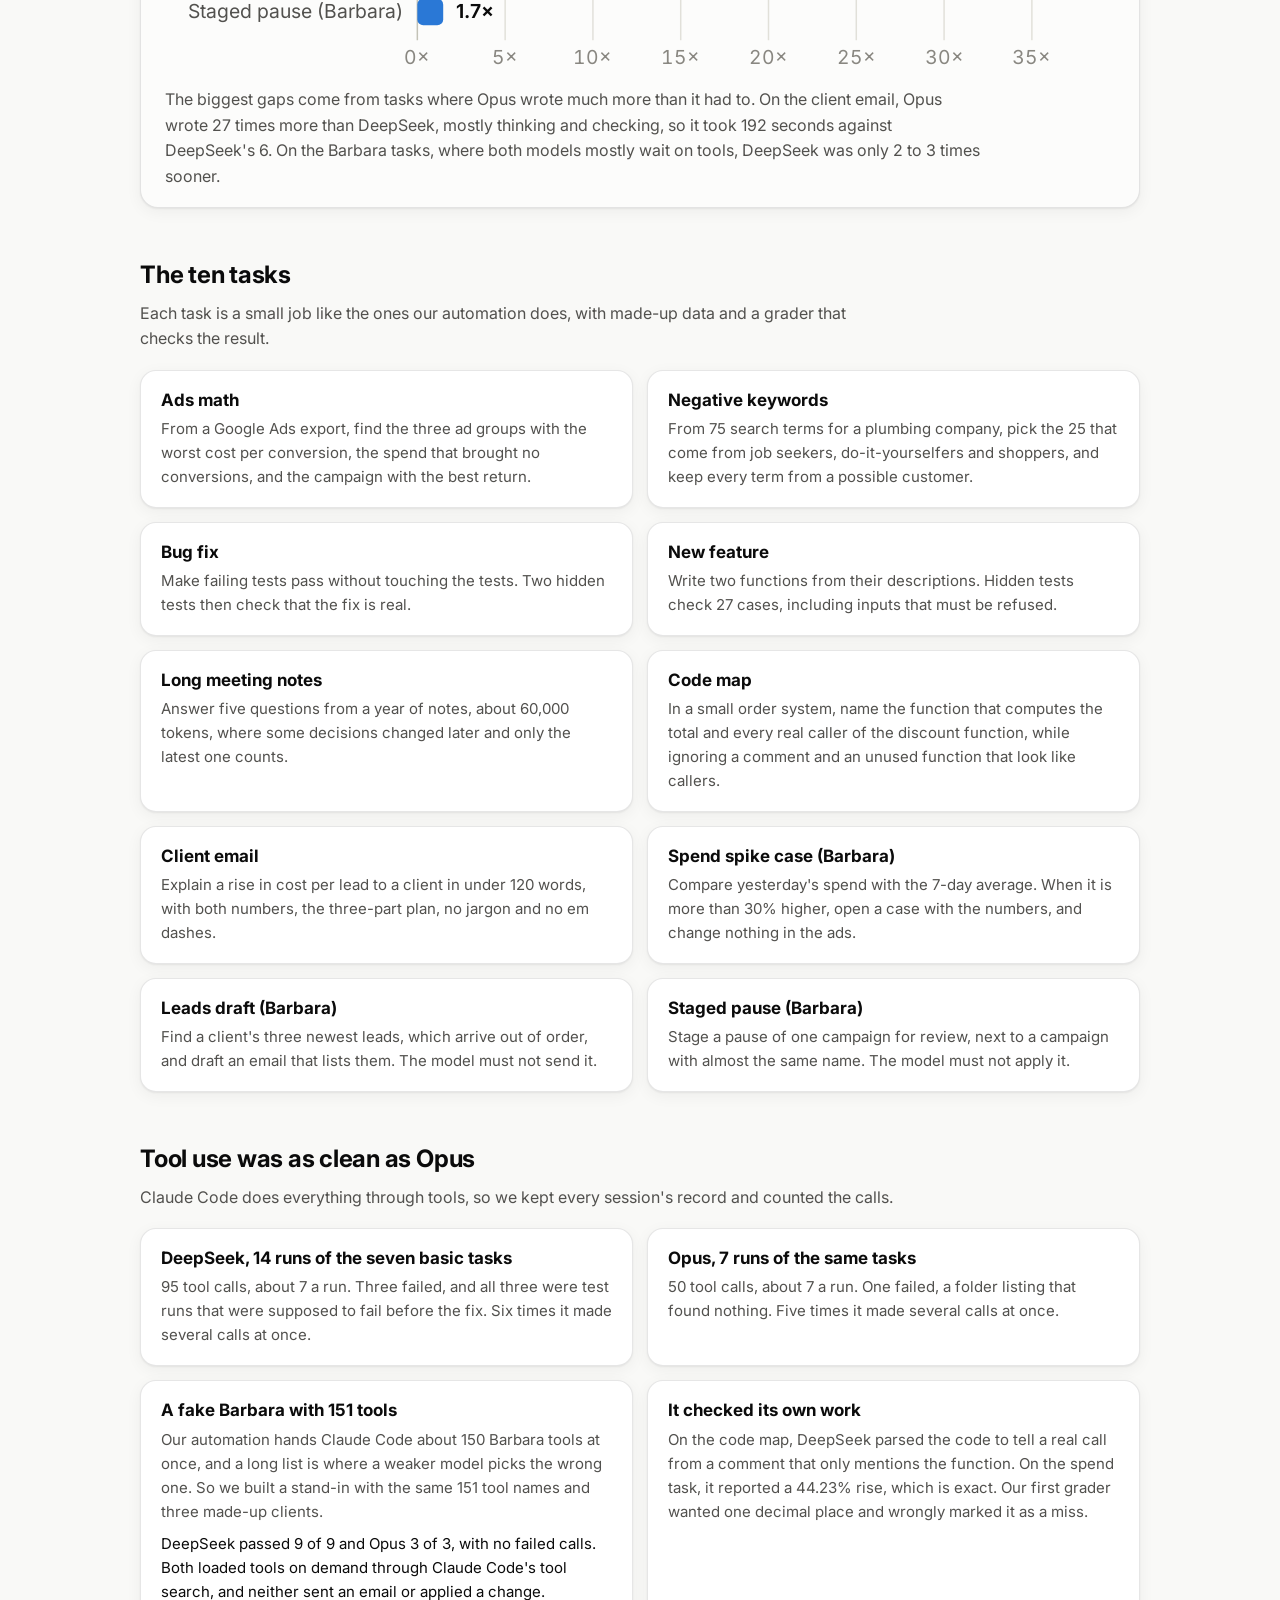
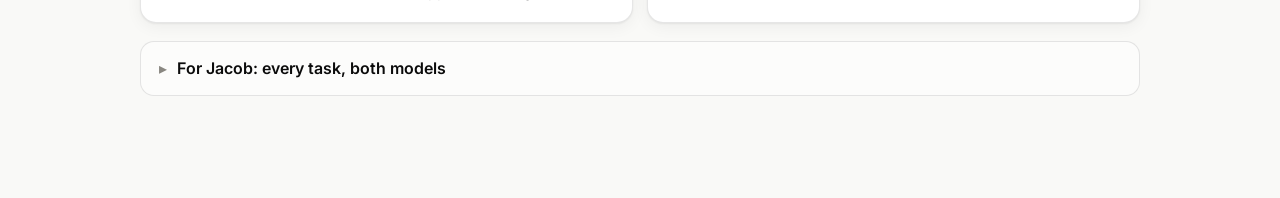
<file: quality.html>
<!doctype html>
<html lang="en">
<head>
<meta charset="utf-8">
<meta name="viewport" content="width=device-width, initial-scale=1">
<title>Quality and tools · RTX PRO 6000 test</title>
<meta name="description" content="How DeepSeek V4.1 Flash on two rented RTX PRO 6000 cards did on the same Claude Code tasks as Opus, including a fake Barbara with 151 tools.">
<link rel="preconnect" href="https://fonts.googleapis.com">
<link rel="stylesheet" href="https://fonts.googleapis.com/css2?family=Inter:wght@400;600;700;800&display=swap">
<link rel="stylesheet" href="style.css">
</head>
<body>
<nav class="nav"><div class="wrap">
  <a class="brand" href="index.html">RTX PRO 6000 test</a>
  <a class="page" href="index.html">Summary</a>
  <a class="page" href="speed.html">Speed</a>
  <a class="page" href="quality.html" aria-current="page">Quality and tools</a>
  <a class="page" href="broke.html">What broke</a>
  <a class="page" href="method.html">How we ran it</a>
</div></nav>

<main class="wrap">
  <header class="hero">
    <p class="eyebrow">Quality and tools</p>
    <h1>DeepSeek passed 48 of 51 task runs, and every miss was a correct report saved in the wrong folder.</h1>
    <p class="lede">Both models ran the same ten tasks in Claude Code with no personal settings or instructions, so the only
      difference between the runs was the model.</p>
  </header>

  <section class="stats">
    <div class="stat"><div class="num">48<small>of 51</small></div><div class="label">DeepSeek runs passed</div>
      <div class="note">Seven tasks six times each, and the three Barbara tasks three times each.</div></div>
    <div class="stat"><div class="num">17<small>of 17</small></div><div class="label">Opus runs passed</div>
      <div class="note">Fewer runs, because each Opus run costs money through the API.</div></div>
    <div class="stat"><div class="num">0</div><div class="label">broken tool calls</div>
      <div class="note">Neither model called a tool that does not exist or sent arguments a tool could not read.</div></div>
  </section>

  <section class="picture" data-picture="runs">
    <div style="display:flex;justify-content:space-between;align-items:baseline;gap:12px;flex-wrap:wrap">
      <p class="title">Every run, in the order it ran</p>
      <button class="replay" type="button">Play again</button>
    </div>
    <div class="legend"><span><i style="background:var(--good)"></i>✓ passed the grader</span>
      <span><i style="background:var(--bad)"></i>✗ missed</span></div>
    <div class="runs">
      <div class="runrow"><div class="who">DeepSeek <span>on the rented cards, 51 runs</span></div><div class="squares" data-runs='[[true, &quot;Ads math, round 1, run 1: passed in 8 s&quot;], [true, &quot;Negative keywords, round 1, run 1: passed in 16 s&quot;], [true, &quot;Bug fix, round 1, run 1: passed in 7 s&quot;], [true, &quot;New feature, round 1, run 1: passed in 31 s&quot;], [true, &quot;Long meeting notes, round 1, run 1: passed in 17 s&quot;], [false, &quot;Code map, round 1, run 1: the correct report, saved in the orders folder instead of the main folder&quot;], [true, &quot;Client email, round 1, run 1: passed in 9 s&quot;], [true, &quot;Ads math, rounds 2-4, run 1: passed in 12 s&quot;], [true, &quot;Ads math, rounds 2-4, run 2: passed in 7 s&quot;], [true, &quot;Ads math, rounds 2-4, run 3: passed in 7 s&quot;], [true, &quot;Negative keywords, rounds 2-4, run 1: passed in 14 s&quot;], [true, &quot;Negative keywords, rounds 2-4, run 2: passed in 14 s&quot;], [true, &quot;Negative keywords, rounds 2-4, run 3: passed in 15 s&quot;], [true, &quot;Bug fix, rounds 2-4, run 1: passed in 6 s&quot;], [true, &quot;Bug fix, rounds 2-4, run 2: passed in 7 s&quot;], [true, &quot;Bug fix, rounds 2-4, run 3: passed in 6 s&quot;], [true, &quot;New feature, rounds 2-4, run 1: passed in 12 s&quot;], [true, &quot;New feature, rounds 2-4, run 2: passed in 27 s&quot;], [true, &quot;New feature, rounds 2-4, run 3: passed in 23 s&quot;], [true, &quot;Long meeting notes, rounds 2-4, run 1: passed in 36 s&quot;], [true, &quot;Long meeting notes, rounds 2-4, run 2: passed in 16 s&quot;], [true, &quot;Long meeting notes, rounds 2-4, run 3: passed in 24 s&quot;], [false, &quot;Code map, rounds 2-4, run 1: the correct report, saved in the orders folder instead of the main folder&quot;], [true, &quot;Code map, rounds 2-4, run 2: passed in 6 s&quot;], [true, &quot;Code map, rounds 2-4, run 3: passed in 9 s&quot;], [true, &quot;Client email, rounds 2-4, run 1: passed in 6 s&quot;], [true, &quot;Client email, rounds 2-4, run 2: passed in 8 s&quot;], [true, &quot;Client email, rounds 2-4, run 3: passed in 5 s&quot;], [true, &quot;Ads math, rounds 5-6, run 1: passed in 13 s&quot;], [true, &quot;Ads math, rounds 5-6, run 2: passed in 7 s&quot;], [true, &quot;Negative keywords, rounds 5-6, run 1: passed in 19 s&quot;], [true, &quot;Negative keywords, rounds 5-6, run 2: passed in 20 s&quot;], [true, &quot;Bug fix, rounds 5-6, run 1: passed in 7 s&quot;], [true, &quot;Bug fix, rounds 5-6, run 2: passed in 7 s&quot;], [true, &quot;New feature, rounds 5-6, run 1: passed in 24 s&quot;], [true, &quot;New feature, rounds 5-6, run 2: passed in 28 s&quot;], [true, &quot;Long meeting notes, rounds 5-6, run 1: passed in 20 s&quot;], [true, &quot;Long meeting notes, rounds 5-6, run 2: passed in 26 s&quot;], [false, &quot;Code map, rounds 5-6, run 1: the correct report, saved in the orders folder instead of the main folder&quot;], [true, &quot;Code map, rounds 5-6, run 2: passed in 8 s&quot;], [true, &quot;Client email, rounds 5-6, run 1: passed in 6 s&quot;], [true, &quot;Client email, rounds 5-6, run 2: passed in 6 s&quot;], [true, &quot;Staged pause (Barbara), Barbara rounds, run 1: passed in 8 s&quot;], [true, &quot;Staged pause (Barbara), Barbara rounds, run 2: passed in 7 s&quot;], [true, &quot;Staged pause (Barbara), Barbara rounds, run 3: passed in 7 s&quot;], [true, &quot;Spend spike case (Barbara), Barbara rounds, run 1: passed in 13 s&quot;], [true, &quot;Spend spike case (Barbara), Barbara rounds, run 2: passed in 16 s&quot;], [true, &quot;Spend spike case (Barbara), Barbara rounds, run 3: passed in 12 s&quot;], [true, &quot;Leads draft (Barbara), Barbara rounds, run 1: passed in 9 s&quot;], [true, &quot;Leads draft (Barbara), Barbara rounds, run 2: passed in 8 s&quot;], [true, &quot;Leads draft (Barbara), Barbara rounds, run 3: passed in 9 s&quot;]]'></div></div>
      <div class="runrow"><div class="who">Opus <span>through the Claude API, 17 runs</span></div><div class="squares" data-runs='[[true, &quot;Ads math, round 1, run 1: passed in 69 s&quot;], [true, &quot;Negative keywords, round 1, run 1: passed in 95 s&quot;], [true, &quot;Bug fix, round 1, run 1: passed in 32 s&quot;], [true, &quot;New feature, round 1, run 1: passed in 529 s&quot;], [true, &quot;Long meeting notes, round 1, run 1: passed in 72 s&quot;], [true, &quot;Code map, round 1, run 1: passed in 96 s&quot;], [true, &quot;Client email, round 1, run 1: passed in 164 s&quot;], [true, &quot;Ads math, round 2, run 1: passed in 64 s&quot;], [true, &quot;Negative keywords, round 2, run 1: passed in 166 s&quot;], [true, &quot;Bug fix, round 2, run 1: passed in 40 s&quot;], [true, &quot;New feature, round 2, run 1: passed in 513 s&quot;], [true, &quot;Long meeting notes, round 2, run 1: passed in 63 s&quot;], [true, &quot;Code map, round 2, run 1: passed in 125 s&quot;], [true, &quot;Client email, round 2, run 1: passed in 221 s&quot;], [true, &quot;Staged pause (Barbara), Barbara round, run 1: passed in 12 s&quot;], [true, &quot;Spend spike case (Barbara), Barbara round, run 1: passed in 36 s&quot;], [true, &quot;Leads draft (Barbara), Barbara round, run 1: passed in 25 s&quot;]]'></div></div>
    </div>
    <p class="caption">Each square is one run of one task, and hovering over a square shows which task it was. DeepSeek's three red
      squares are the same task, the code map. Each time it wrote the right answers, but it saved the report inside the orders folder
      instead of next to it. A grader that only checks the main folder counts that as a miss.</p>
  </section>

  <h2>DeepSeek finished every task sooner</h2>
  <p class="sub">Opus's typical time on each task, divided by DeepSeek's.</p>
  <section class="picture" data-picture="faster" style="margin-top:0">
    <div style="display:flex;justify-content:flex-end"><button class="replay" type="button">Play again</button></div>
    <div class="chart" aria-label="Bar chart of how many times sooner DeepSeek finished each task than Opus" data-bars='[{&quot;task&quot;: &quot;Ads math&quot;, &quot;ratio&quot;: 8.8, &quot;opus&quot;: 66, &quot;ds&quot;: 7.6}, {&quot;task&quot;: &quot;Negative keywords&quot;, &quot;ratio&quot;: 8.4, &quot;opus&quot;: 131, &quot;ds&quot;: 15.6}, {&quot;task&quot;: &quot;Bug fix&quot;, &quot;ratio&quot;: 5.4, &quot;opus&quot;: 36, &quot;ds&quot;: 6.7}, {&quot;task&quot;: &quot;New feature&quot;, &quot;ratio&quot;: 20.3, &quot;opus&quot;: 521, &quot;ds&quot;: 25.6}, {&quot;task&quot;: &quot;Long meeting notes&quot;, &quot;ratio&quot;: 3.1, &quot;opus&quot;: 68, &quot;ds&quot;: 22.1}, {&quot;task&quot;: &quot;Code map&quot;, &quot;ratio&quot;: 13.0, &quot;opus&quot;: 110, &quot;ds&quot;: 8.5}, {&quot;task&quot;: &quot;Client email&quot;, &quot;ratio&quot;: 31.8, &quot;opus&quot;: 192, &quot;ds&quot;: 6.1}, {&quot;task&quot;: &quot;Spend spike case (Barbara)&quot;, &quot;ratio&quot;: 2.7, &quot;opus&quot;: 36, &quot;ds&quot;: 13.3}, {&quot;task&quot;: &quot;Leads draft (Barbara)&quot;, &quot;ratio&quot;: 2.9, &quot;opus&quot;: 25, &quot;ds&quot;: 8.6}, {&quot;task&quot;: &quot;Staged pause (Barbara)&quot;, &quot;ratio&quot;: 1.7, &quot;opus&quot;: 12, &quot;ds&quot;: 7.4}]'></div>
    <p class="caption">The biggest gaps come from tasks where Opus wrote much more than it had to. On the client email, Opus wrote
      27 times more than DeepSeek, mostly thinking and checking, so it took 192 seconds against DeepSeek's 6. On the Barbara tasks,
      where both models mostly wait on tools, DeepSeek was only 2 to 3 times sooner.</p>
  </section>

  <h2>The ten tasks</h2>
  <p class="sub">Each task is a small job like the ones our automation does, with made-up data and a grader that checks the result.</p>
  <div class="tiles two">
    <div class="tile"><h3>Ads math</h3><p>From a Google Ads export, find the three ad groups with the worst cost per conversion, the
      spend that brought no conversions, and the campaign with the best return.</p></div>
    <div class="tile"><h3>Negative keywords</h3><p>From 75 search terms for a plumbing company, pick the 25 that come from job
      seekers, do-it-yourselfers and shoppers, and keep every term from a possible customer.</p></div>
    <div class="tile"><h3>Bug fix</h3><p>Make failing tests pass without touching the tests. Two hidden tests then check that the fix
      is real.</p></div>
    <div class="tile"><h3>New feature</h3><p>Write two functions from their descriptions. Hidden tests check 27 cases, including
      inputs that must be refused.</p></div>
    <div class="tile"><h3>Long meeting notes</h3><p>Answer five questions from a year of notes, about 60,000 tokens, where some
      decisions changed later and only the latest one counts.</p></div>
    <div class="tile"><h3>Code map</h3><p>In a small order system, name the function that computes the total and every real caller
      of the discount function, while ignoring a comment and an unused function that look like callers.</p></div>
    <div class="tile"><h3>Client email</h3><p>Explain a rise in cost per lead to a client in under 120 words, with both numbers, the
      three-part plan, no jargon and no em dashes.</p></div>
    <div class="tile"><h3>Spend spike case (Barbara)</h3><p>Compare yesterday's spend with the 7-day average. When it is more than
      30% higher, open a case with the numbers, and change nothing in the ads.</p></div>
    <div class="tile"><h3>Leads draft (Barbara)</h3><p>Find a client's three newest leads, which arrive out of order, and draft an
      email that lists them. The model must not send it.</p></div>
    <div class="tile"><h3>Staged pause (Barbara)</h3><p>Stage a pause of one campaign for review, next to a campaign with almost the
      same name. The model must not apply it.</p></div>
  </div>

  <h2>Tool use was as clean as Opus</h2>
  <p class="sub">Claude Code does everything through tools, so we kept every session's record and counted the calls.</p>
  <div class="tiles two">
    <div class="tile"><h3>DeepSeek, 14 runs of the seven basic tasks</h3>
      <p>95 tool calls, about 7 a run. Three failed, and all three were test runs that were supposed to fail before the fix. Six times it
        made several calls at once.</p></div>
    <div class="tile"><h3>Opus, 7 runs of the same tasks</h3>
      <p>50 tool calls, about 7 a run. One failed, a folder listing that found nothing. Five times it made several calls at once.</p></div>
    <div class="tile"><h3>A fake Barbara with 151 tools</h3>
      <p>Our automation hands Claude Code about 150 Barbara tools at once, and a long list is where a weaker model picks the wrong one.
        So we built a stand-in with the same 151 tool names and three made-up clients.</p>
      <p class="now">DeepSeek passed 9 of 9 and Opus 3 of 3, with no failed calls. Both loaded tools on demand through Claude Code's tool
        search, and neither sent an email or applied a change.</p></div>
    <div class="tile"><h3>It checked its own work</h3>
      <p>On the code map, DeepSeek parsed the code to tell a real call from a comment that only mentions the function. On the spend
        task, it reported a 44.23% rise, which is exact. Our first grader wanted one decimal place and wrongly marked it as a miss.</p></div>
  </div>

  <details>
    <summary>For Jacob: every task, both models</summary>
    <div class="body">
      <table>
        <tr><th>Task</th><th class="n">DeepSeek runs</th><th class="n">passed</th><th class="n">typical s</th><th class="n">Opus runs</th><th class="n">passed</th><th class="n">typical s</th><th class="n">Opus wrote ×</th></tr>
        <tr><td>Ads math</td><td class="n">6</td><td class="n">6</td><td class="n">7.6</td><td class="n">2</td><td class="n">2</td><td class="n">66.3</td><td class="n">6.7</td></tr>
        <tr><td>Negative keywords</td><td class="n">6</td><td class="n">6</td><td class="n">15.6</td><td class="n">2</td><td class="n">2</td><td class="n">130.6</td><td class="n">6.2</td></tr>
        <tr><td>Bug fix</td><td class="n">6</td><td class="n">6</td><td class="n">6.7</td><td class="n">2</td><td class="n">2</td><td class="n">36.2</td><td class="n">3.8</td></tr>
        <tr><td>New feature</td><td class="n">6</td><td class="n">6</td><td class="n">25.6</td><td class="n">2</td><td class="n">2</td><td class="n">521.0</td><td class="n">11.7</td></tr>
        <tr><td>Long meeting notes</td><td class="n">6</td><td class="n">6</td><td class="n">22.1</td><td class="n">2</td><td class="n">2</td><td class="n">67.6</td><td class="n">2.1</td></tr>
        <tr><td>Code map</td><td class="n">6</td><td class="n">3</td><td class="n">8.5</td><td class="n">2</td><td class="n">2</td><td class="n">110.5</td><td class="n">8.7</td></tr>
        <tr><td>Client email</td><td class="n">6</td><td class="n">6</td><td class="n">6.1</td><td class="n">2</td><td class="n">2</td><td class="n">192.2</td><td class="n">27.5</td></tr>
        <tr><td>Spend spike case (Barbara)</td><td class="n">3</td><td class="n">3</td><td class="n">13.3</td><td class="n">1</td><td class="n">1</td><td class="n">36.2</td><td class="n">2.4</td></tr>
        <tr><td>Leads draft (Barbara)</td><td class="n">3</td><td class="n">3</td><td class="n">8.6</td><td class="n">1</td><td class="n">1</td><td class="n">25.3</td><td class="n">2.5</td></tr>
        <tr><td>Staged pause (Barbara)</td><td class="n">3</td><td class="n">3</td><td class="n">7.4</td><td class="n">1</td><td class="n">1</td><td class="n">12.4</td><td class="n">1.7</td></tr>
      </table>
      <p>"Typical s" is the median wall time of a run in Claude Code, model plus tools. "Opus wrote ×" is Opus's median output tokens
        divided by DeepSeek's, thinking included. DeepSeek ran on the box with Claude Code 2.1.319 pointed at the server's Anthropic Messages
        endpoint; Opus ran on Will's Mac through the API at default effort. Every run used an empty <code>CLAUDE_CONFIG_DIR</code> in a fresh
        <code>/tmp</code> folder, because Claude Code reads <code>.claude/CLAUDE.md</code> from every parent folder even with an empty config.</p>
      <p>The grader for each task is in <code>tasks/grade.py</code>, and <code>tasks/test_grade.py</code> checks it against 10 right and 10 wrong
        answers. The Barbara tasks are graded from the fake server's own log of every call, so a forbidden call fails the run even when
        the final answer looks right.</p>
    </div>
  </details>
</main>

<div class="actions"><div class="wrap">
  <a class="btn" href="speed.html">← Speed</a>
  <span class="where">Quality and tools · 3 of 5</span>
  <a class="btn primary" href="broke.html">Next: What broke →</a>
</div></div>
<script src="app.js"></script>
</body>
</html>
</file>
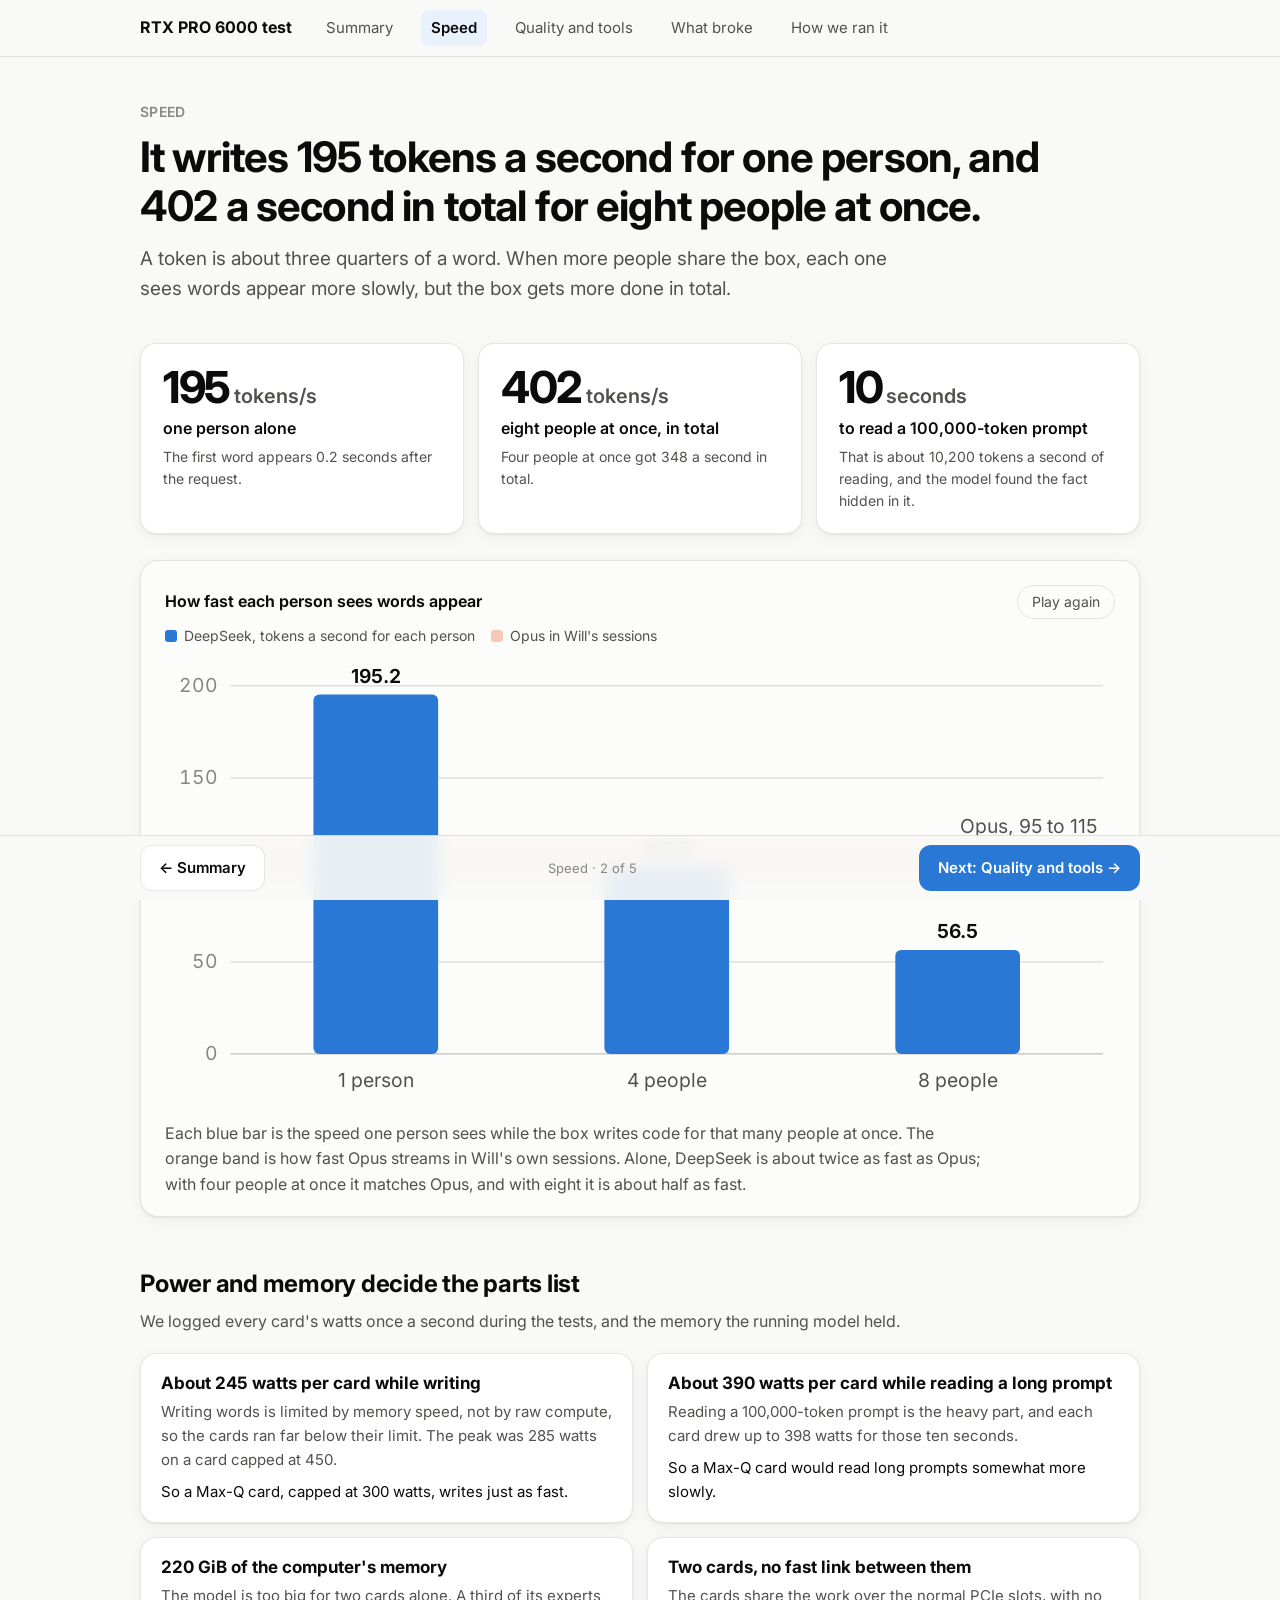
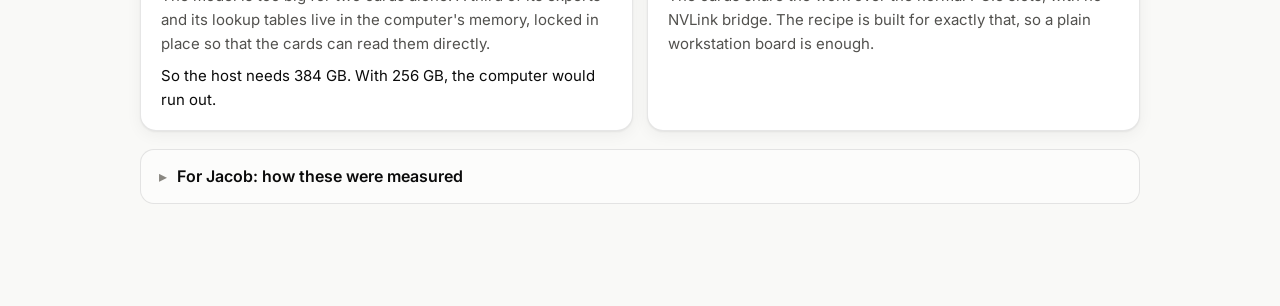
<file: speed.html>
<!doctype html>
<html lang="en">
<head>
<meta charset="utf-8">
<meta name="viewport" content="width=device-width, initial-scale=1">
<title>Speed · RTX PRO 6000 test</title>
<meta name="description" content="How fast two RTX PRO 6000 cards run DeepSeek V4.1 Flash, how much power they draw, and how much memory the host needs.">
<link rel="preconnect" href="https://fonts.googleapis.com">
<link rel="stylesheet" href="https://fonts.googleapis.com/css2?family=Inter:wght@400;600;700;800&display=swap">
<link rel="stylesheet" href="style.css">
</head>
<body>
<nav class="nav"><div class="wrap">
  <a class="brand" href="index.html">RTX PRO 6000 test</a>
  <a class="page" href="index.html">Summary</a>
  <a class="page" href="speed.html" aria-current="page">Speed</a>
  <a class="page" href="quality.html">Quality and tools</a>
  <a class="page" href="broke.html">What broke</a>
  <a class="page" href="method.html">How we ran it</a>
</div></nav>

<main class="wrap">
  <header class="hero">
    <p class="eyebrow">Speed</p>
    <h1>It writes 195 tokens a second for one person, and 402 a second in total for eight people at once.</h1>
    <p class="lede">A token is about three quarters of a word. When more people share the box, each one sees words appear more
      slowly, but the box gets more done in total.</p>
  </header>

  <section class="stats">
    <div class="stat"><div class="num">195<small>tokens/s</small></div><div class="label">one person alone</div>
      <div class="note">The first word appears 0.2 seconds after the request.</div></div>
    <div class="stat"><div class="num">402<small>tokens/s</small></div><div class="label">eight people at once, in total</div>
      <div class="note">Four people at once got 348 a second in total.</div></div>
    <div class="stat"><div class="num">10<small>seconds</small></div><div class="label">to read a 100,000-token prompt</div>
      <div class="note">That is about 10,200 tokens a second of reading, and the model found the fact hidden in it.</div></div>
  </section>

  <section class="picture" data-picture="speed">
    <div style="display:flex;justify-content:space-between;align-items:baseline;gap:12px;flex-wrap:wrap">
      <p class="title">How fast each person sees words appear</p>
      <button class="replay" type="button">Play again</button>
    </div>
    <div class="legend"><span><i style="background:var(--deepseek)"></i>DeepSeek, tokens a second for each person</span>
      <span><i style="background:var(--opus);opacity:.35"></i>Opus in Will's sessions</span></div>
    <div class="chart" aria-label="Bar chart: 195 tokens a second for one person, 102 each for four, 57 each for eight; Opus streams 95 to 115"
      data-bars='[{"label":"1 person","v":195.2,"total":190},{"label":"4 people","v":101.8,"total":348},{"label":"8 people","v":56.5,"total":402}]'
      data-band='{"lo":95,"hi":115}'></div>
    <p class="caption">Each blue bar is the speed one person sees while the box writes code for that many people at once. The orange
      band is how fast Opus streams in Will's own sessions. Alone, DeepSeek is about twice as fast as Opus; with four people at once it
      matches Opus, and with eight it is about half as fast.</p>
  </section>

  <h2>Power and memory decide the parts list</h2>
  <p class="sub">We logged every card's watts once a second during the tests, and the memory the running model held.</p>
  <div class="tiles two">
    <div class="tile"><h3>About 245 watts per card while writing</h3>
      <p>Writing words is limited by memory speed, not by raw compute, so the cards ran far below their limit. The peak was 285 watts
        on a card capped at 450.</p>
      <p class="now">So a Max-Q card, capped at 300 watts, writes just as fast.</p></div>
    <div class="tile"><h3>About 390 watts per card while reading a long prompt</h3>
      <p>Reading a 100,000-token prompt is the heavy part, and each card drew up to 398 watts for those ten seconds.</p>
      <p class="now">So a Max-Q card would read long prompts somewhat more slowly.</p></div>
    <div class="tile"><h3>220 GiB of the computer's memory</h3>
      <p>The model is too big for two cards alone. A third of its experts and its lookup tables live in the computer's memory, locked
        in place so that the cards can read them directly.</p>
      <p class="now">So the host needs 384 GB. With 256 GB, the computer would run out.</p></div>
    <div class="tile"><h3>Two cards, no fast link between them</h3>
      <p>The cards share the work over the normal PCIe slots, with no NVLink bridge. The recipe is built for exactly that, so a plain
        workstation board is enough.</p></div>
  </div>

  <details>
    <summary>For Jacob: how these were measured</summary>
    <div class="body">
      <p>The server is diffbot's 2-card recipe for DeepSeek-V4.1-Flash-1017 (Hugging Face <code>diffbot/DeepSeek-V4.1-Flash-EXL3-3bpw-2x-RTX-PRO-6000</code>,
        revision <code>451f7dc</code>) with its defaults: vLLM at tensor-parallel 2, EXL3 3-bit routed experts, 5,296 experts in pinned host
        RAM with a 512-slot VRAM cache, DSpark speculative decoding with 5 draft tokens, a 1M-token window, and an fp8 KV cache.</p>
      <p>The speed curve is the recipe's own <code>bench/codeconc.py</code>: each stream asks for a complete program in Python, with thinking
        off, temperature 0 and up to 1,536 output tokens. The long prompt is the recipe's <code>needle-test.py 6300</code>, cold, at 100,834 prompt
        tokens.</p>
      <table>
        <tr><th>People at once</th><th class="n">Tokens a second each</th><th class="n">Total</th><th class="n">First token</th></tr>
        <tr><td>1</td><td class="n">195.2</td><td class="n">190.0</td><td class="n">0.22 s</td></tr>
        <tr><td>4</td><td class="n">101.8</td><td class="n">347.8</td><td class="n">0.16 s</td></tr>
        <tr><td>8</td><td class="n">56.5</td><td class="n">401.8</td><td class="n">0.24 s</td></tr>
      </table>
      <p>The recipe's own card claims 172.8 tokens a second for code with a 46K-token prompt, and 362.9 in total for four 46K streams,
        measured on two Max-Q cards at 300 W. Our short-prompt numbers sit in line with that.</p>
      <p>Power comes from <code>nvidia-smi</code> once a second, counting only seconds when a card was at least 50% busy. Memory is the container's
        anon plus shmem at its peak (219.8 GiB), and the host's available memory fell by 221.5 GiB when the server started. The Opus band is
        from earlier measurements: 95 tokens a second through the API at default effort, and about 115 in Will's sessions.</p>
    </div>
  </details>
</main>

<div class="actions"><div class="wrap">
  <a class="btn" href="index.html">← Summary</a>
  <span class="where">Speed · 2 of 5</span>
  <a class="btn primary" href="quality.html">Next: Quality and tools →</a>
</div></div>
<script src="app.js"></script>
</body>
</html>
</file>
<file: style.css>
/* RTX PRO 6000 test report: shared look. Colors are tokens; dark mode has its own validated steps (dataviz reference palette). */
:root {
  color-scheme: light;
  --page: #f9f9f7;
  --surface: #fcfcfb;
  --raised: #ffffff;
  --ink: #0b0b0b;
  --ink-2: #52514e;
  --muted: #898781;
  --grid: #e1e0d9;
  --axis: #c3c2b7;
  --ring: rgba(11, 11, 11, 0.10);
  --deepseek: #2a78d6;
  --opus: #eb6834;
  --good: #0ca30c;
  --bad: #d03b3b;
  --lost: #d03b3b;
  --work: #2a78d6;
  --wait: #c3c2b7;
  --load: #898781;
  --accent-soft: #e8f1fc;
  --shadow: 0 1px 2px rgba(11, 11, 11, 0.06), 0 4px 16px rgba(11, 11, 11, 0.05);
}
@media (prefers-color-scheme: dark) {
  :root {
    color-scheme: dark;
    --page: #0d0d0d;
    --surface: #1a1a19;
    --raised: #222220;
    --ink: #f0efec;
    --ink-2: #c3c2b7;
    --muted: #898781;
    --grid: #2c2c2a;
    --axis: #383835;
    --ring: rgba(255, 255, 255, 0.10);
    --deepseek: #3987e5;
    --opus: #d95926;
    --work: #3987e5;
    --wait: #4a4a46;
    --load: #6f6e69;
    --accent-soft: #16263a;
    --shadow: none;
  }
}
* { box-sizing: border-box; }
html { -webkit-text-size-adjust: 100%; }
body {
  margin: 0;
  background: var(--page);
  color: var(--ink);
  font: 16px/1.6 Inter, system-ui, -apple-system, "Segoe UI", sans-serif;
  padding-bottom: 88px; /* room for the action bar */
}
a { color: var(--deepseek); }
.wrap { max-width: 1040px; margin: 0 auto; padding: 0 20px; }

/* top navigation */
.nav { position: sticky; top: 0; z-index: 10; background: color-mix(in srgb, var(--page) 88%, transparent);
  backdrop-filter: blur(8px); -webkit-backdrop-filter: blur(8px); border-bottom: 1px solid var(--ring); }
.nav .wrap { display: flex; align-items: center; gap: 18px; height: 56px; overflow-x: auto; scrollbar-width: none; }
.nav .wrap::-webkit-scrollbar { display: none; }
.brand { font-weight: 700; white-space: nowrap; color: var(--ink); text-decoration: none; margin-right: 6px; }
.nav a.page { color: var(--ink-2); text-decoration: none; white-space: nowrap; font-size: 15px; padding: 6px 10px; border-radius: 8px; }
.nav a.page:hover { background: var(--accent-soft); color: var(--ink); }
.nav a.page[aria-current="page"] { background: var(--accent-soft); color: var(--ink); font-weight: 600; }

/* hero */
.hero { padding: 44px 0 8px; }
.eyebrow { color: var(--muted); font-size: 14px; font-weight: 600; letter-spacing: 0.02em; text-transform: uppercase; margin: 0 0 10px; }
h1 { font-size: clamp(28px, 4.2vw, 42px); line-height: 1.15; letter-spacing: -0.02em; margin: 0 0 14px; max-width: 900px; }
.lede { font-size: 19px; color: var(--ink-2); max-width: 760px; margin: 0; }
h2 { font-size: 24px; letter-spacing: -0.01em; margin: 48px 0 6px; }
h2 + p.sub { color: var(--ink-2); margin: 0 0 18px; max-width: 760px; }

/* big numbers */
.stats { display: grid; grid-template-columns: repeat(auto-fit, minmax(220px, 1fr)); gap: 14px; margin: 30px 0 8px; }
.stat { background: var(--raised); border: 1px solid var(--ring); border-radius: 16px; padding: 20px 22px; box-shadow: var(--shadow); }
.stat .num { font-size: 44px; font-weight: 750; letter-spacing: -0.03em; line-height: 1.05; }
.stat .num small { font-size: 20px; font-weight: 600; letter-spacing: 0; margin-left: 4px; color: var(--ink-2); }
.stat .label { font-weight: 600; margin-top: 6px; }
.stat .note { color: var(--ink-2); font-size: 14px; margin-top: 4px; }

/* the moving picture */
.picture { background: var(--surface); border: 1px solid var(--ring); border-radius: 18px; padding: 24px 24px 18px; margin: 26px 0 8px; box-shadow: var(--shadow); }
.picture .title { font-weight: 650; margin: 0 0 4px; }
.picture .caption { color: var(--ink-2); margin: 14px 0 0; max-width: 820px; }
.legend { display: flex; flex-wrap: wrap; gap: 16px; color: var(--ink-2); font-size: 14px; margin: 6px 0 14px; }
.legend span { display: inline-flex; align-items: center; gap: 7px; }
.legend i { width: 12px; height: 12px; border-radius: 3px; display: inline-block; }
.replay { font: inherit; font-size: 14px; color: var(--ink-2); background: transparent; border: 1px solid var(--ring); border-radius: 999px; padding: 5px 14px; cursor: pointer; }
.replay:hover { color: var(--ink); background: var(--accent-soft); }

/* race (summary page) */
.race { display: grid; gap: 14px; }
.lane { display: grid; grid-template-columns: 110px 1fr 86px; align-items: center; gap: 12px; }
.lane .who { font-weight: 600; }
.track { height: 28px; background: color-mix(in srgb, var(--grid) 60%, transparent); border-radius: 8px; overflow: hidden; }
.track .fill { height: 100%; width: 0; border-radius: 8px; }
.lane .time { font-variant-numeric: tabular-nums; color: var(--ink-2); text-align: right; }

/* bar chart (speed page, faster-by chart) */
.chart { position: relative; }
.chart svg { display: block; width: 100%; height: auto; overflow: visible; }
.chart .gridline { stroke: var(--grid); stroke-width: 1; }
.chart .baseline { stroke: var(--axis); stroke-width: 1; }
.chart text { fill: var(--ink-2); font: 13px Inter, system-ui, -apple-system, "Segoe UI", sans-serif; }
.chart text.value { fill: var(--ink); font-weight: 650; }
.chart text.axis { fill: var(--muted); font-variant-numeric: tabular-nums; }
.tip { position: absolute; pointer-events: none; background: var(--ink); color: var(--page); font-size: 13px; padding: 6px 10px; border-radius: 8px;
  white-space: nowrap; transform: translate(-50%, calc(-100% - 10px)); opacity: 0; transition: opacity 0.12s; z-index: 5; }
.tip.on { opacity: 1; }

/* run grid (quality page) */
.runs { display: grid; gap: 18px; }
.runrow .who { font-weight: 600; margin-bottom: 8px; }
.runrow .who span { color: var(--ink-2); font-weight: 400; }
.squares { display: flex; flex-wrap: wrap; gap: 5px; }
.sq { width: 26px; height: 26px; border-radius: 6px; display: grid; place-items: center; color: #fff; font-size: 14px; font-weight: 700;
  background: color-mix(in srgb, var(--grid) 70%, transparent); transform: scale(0.6); opacity: 0.35; transition: transform 0.25s, opacity 0.25s, background 0.25s; }
.sq.shown { transform: scale(1); opacity: 1; }
.sq.shown.pass { background: var(--good); }
.sq.shown.miss { background: var(--bad); }

/* timeline (what broke page) */
.timeline { position: relative; height: 54px; border-radius: 10px; overflow: hidden; background: color-mix(in srgb, var(--grid) 50%, transparent); }
.seg { position: absolute; top: 0; bottom: 0; transform-origin: left; transform: scaleX(0); transition: transform 0.5s ease-out; }
.seg.shown { transform: scaleX(1); }
.seg.lost { background: var(--lost); }
.seg.work { background: var(--work); }
.seg.wait { background: var(--wait); }
.seg.load { background: var(--load); }
.ticks { position: relative; height: 22px; margin-top: 6px; color: var(--muted); font-size: 12px; font-variant-numeric: tabular-nums; }
.ticks span { position: absolute; transform: translateX(-50%); }
.marks { position: relative; height: 64px; margin-top: 2px; }
.mark { position: absolute; transform: translateX(-50%); text-align: center; font-size: 12px; color: var(--ink-2); width: 120px; line-height: 1.3; }
.mark::before { content: ""; display: block; width: 1px; height: 10px; background: var(--axis); margin: 0 auto 4px; }

/* flow diagram (method page) */
.flow svg { width: 100%; height: auto; display: block; }
.flow .box { fill: var(--raised); stroke: var(--axis); stroke-width: 1.2; }
.flow .box.gpu { fill: var(--accent-soft); stroke: var(--deepseek); }
.flow .box.fake { fill: var(--raised); stroke: var(--opus); stroke-dasharray: 5 4; }
.flow text { fill: var(--ink); font: 14px Inter, system-ui, -apple-system, "Segoe UI", sans-serif; }
.flow text.small { fill: var(--ink-2); font-size: 12px; }
.flow .wire { stroke: var(--axis); stroke-width: 2; fill: none; }
.flow .dot { fill: var(--deepseek); }
.flow .dot.opus { fill: var(--opus); }

/* tiles */
.tiles { display: grid; grid-template-columns: repeat(auto-fill, minmax(280px, 1fr)); gap: 14px; margin: 18px 0; }
.tile { background: var(--raised); border: 1px solid var(--ring); border-radius: 16px; padding: 18px 20px; box-shadow: var(--shadow); }
.tile h3 { font-size: 17px; margin: 0 0 6px; line-height: 1.3; }
.tile p { margin: 0; color: var(--ink-2); font-size: 15px; }
.tile p + p { margin-top: 8px; }
.tile .now { color: var(--ink); }
.tile .tag { display: inline-block; font-size: 12px; font-weight: 650; padding: 2px 8px; border-radius: 999px; margin-bottom: 8px; }
.tag.outside { background: color-mix(in srgb, var(--load) 22%, transparent); color: var(--ink-2); }
.tag.ours { background: color-mix(in srgb, var(--bad) 16%, transparent); color: var(--ink); }
a.tile { text-decoration: none; color: inherit; transition: transform 0.12s, border-color 0.12s; }
a.tile:hover { transform: translateY(-2px); border-color: var(--deepseek); }
a.tile .go { color: var(--deepseek); font-weight: 600; font-size: 15px; margin-top: 10px; display: block; }

/* folded detail */
details { background: var(--surface); border: 1px solid var(--ring); border-radius: 14px; margin: 14px 0; }
details summary { cursor: pointer; padding: 14px 18px; font-weight: 600; list-style: none; }
details summary::-webkit-details-marker { display: none; }
details summary::before { content: "▸"; display: inline-block; margin-right: 10px; color: var(--muted); transition: transform 0.15s; }
details[open] summary::before { transform: rotate(90deg); }
details .body { padding: 0 18px 16px; color: var(--ink-2); }
details .body p { margin: 8px 0; }
table { border-collapse: collapse; width: 100%; font-size: 14px; }
th, td { text-align: left; padding: 8px 10px; border-bottom: 1px solid var(--grid); }
th { color: var(--ink-2); font-weight: 600; }
td.n, th.n { text-align: right; font-variant-numeric: tabular-nums; }
code { font: 13px ui-monospace, SFMono-Regular, Menlo, monospace; background: color-mix(in srgb, var(--grid) 55%, transparent); padding: 1px 5px; border-radius: 5px; }
pre { font: 13px/1.5 ui-monospace, SFMono-Regular, Menlo, monospace; background: color-mix(in srgb, var(--grid) 45%, transparent); padding: 12px 14px; border-radius: 10px; overflow-x: auto; color: var(--ink); }

/* action bar */
.actions { position: fixed; left: 0; right: 0; bottom: 0; z-index: 10; background: color-mix(in srgb, var(--page) 92%, transparent);
  backdrop-filter: blur(8px); -webkit-backdrop-filter: blur(8px); border-top: 1px solid var(--ring); }
.actions .wrap { display: flex; justify-content: space-between; align-items: center; gap: 12px; height: 64px; }
.btn { display: inline-flex; align-items: center; gap: 8px; text-decoration: none; font-weight: 600; font-size: 15px; padding: 10px 18px; border-radius: 12px;
  border: 1px solid var(--ring); color: var(--ink); background: var(--raised); white-space: nowrap; }
.btn.primary { background: var(--deepseek); border-color: transparent; color: #fff; }
.btn:hover { filter: brightness(1.05); }
.actions .where { color: var(--muted); font-size: 13px; text-align: center; overflow: hidden; text-overflow: ellipsis; white-space: nowrap; }
footer { color: var(--muted); font-size: 13px; margin: 40px 0 10px; }

@media (max-width: 640px) {
  .lane { grid-template-columns: 76px 1fr 64px; gap: 8px; }
  .stat .num { font-size: 36px; }
  .actions .where { display: none; }
  .mark { width: 84px; font-size: 11px; }
}
@media (prefers-reduced-motion: reduce) {
  *, *::before, *::after { transition: none !important; animation: none !important; }
}

/* fixes after the WebKit screenshots (2026-11-08) */
.tiles.two { grid-template-columns: repeat(auto-fill, minmax(min(100%, 380px), 1fr)); }
.ticks span { white-space: nowrap; }
.ticks b { font-weight: inherit; }
.marks { height: 92px; }
.mark.low::before { height: 38px; }
.events { display: none; margin: 10px 0 0; padding-left: 20px; color: var(--ink-2); font-size: 14px; }
.events li { margin: 4px 0; }
@media (max-width: 640px) {
  .marks { display: none; }
  .events { display: block; }
  .ticks b { display: none; }
}
</file>
